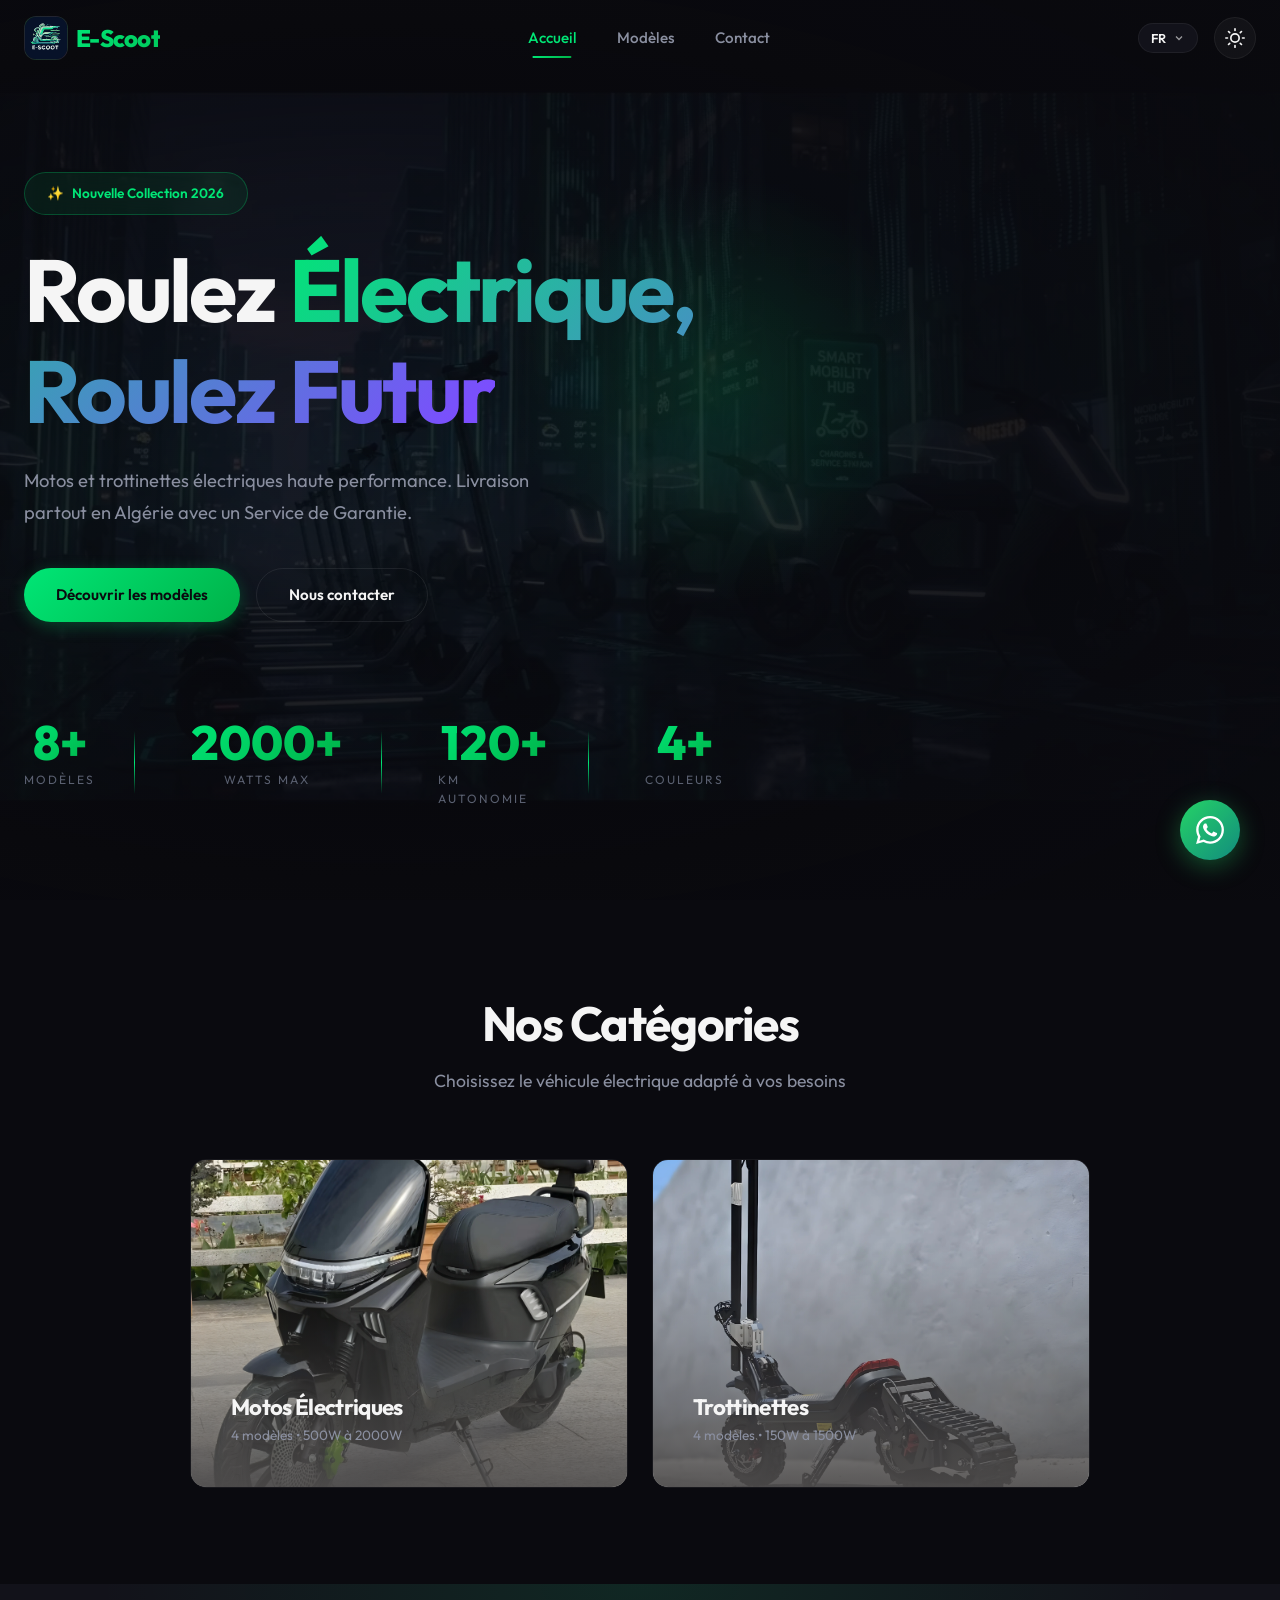
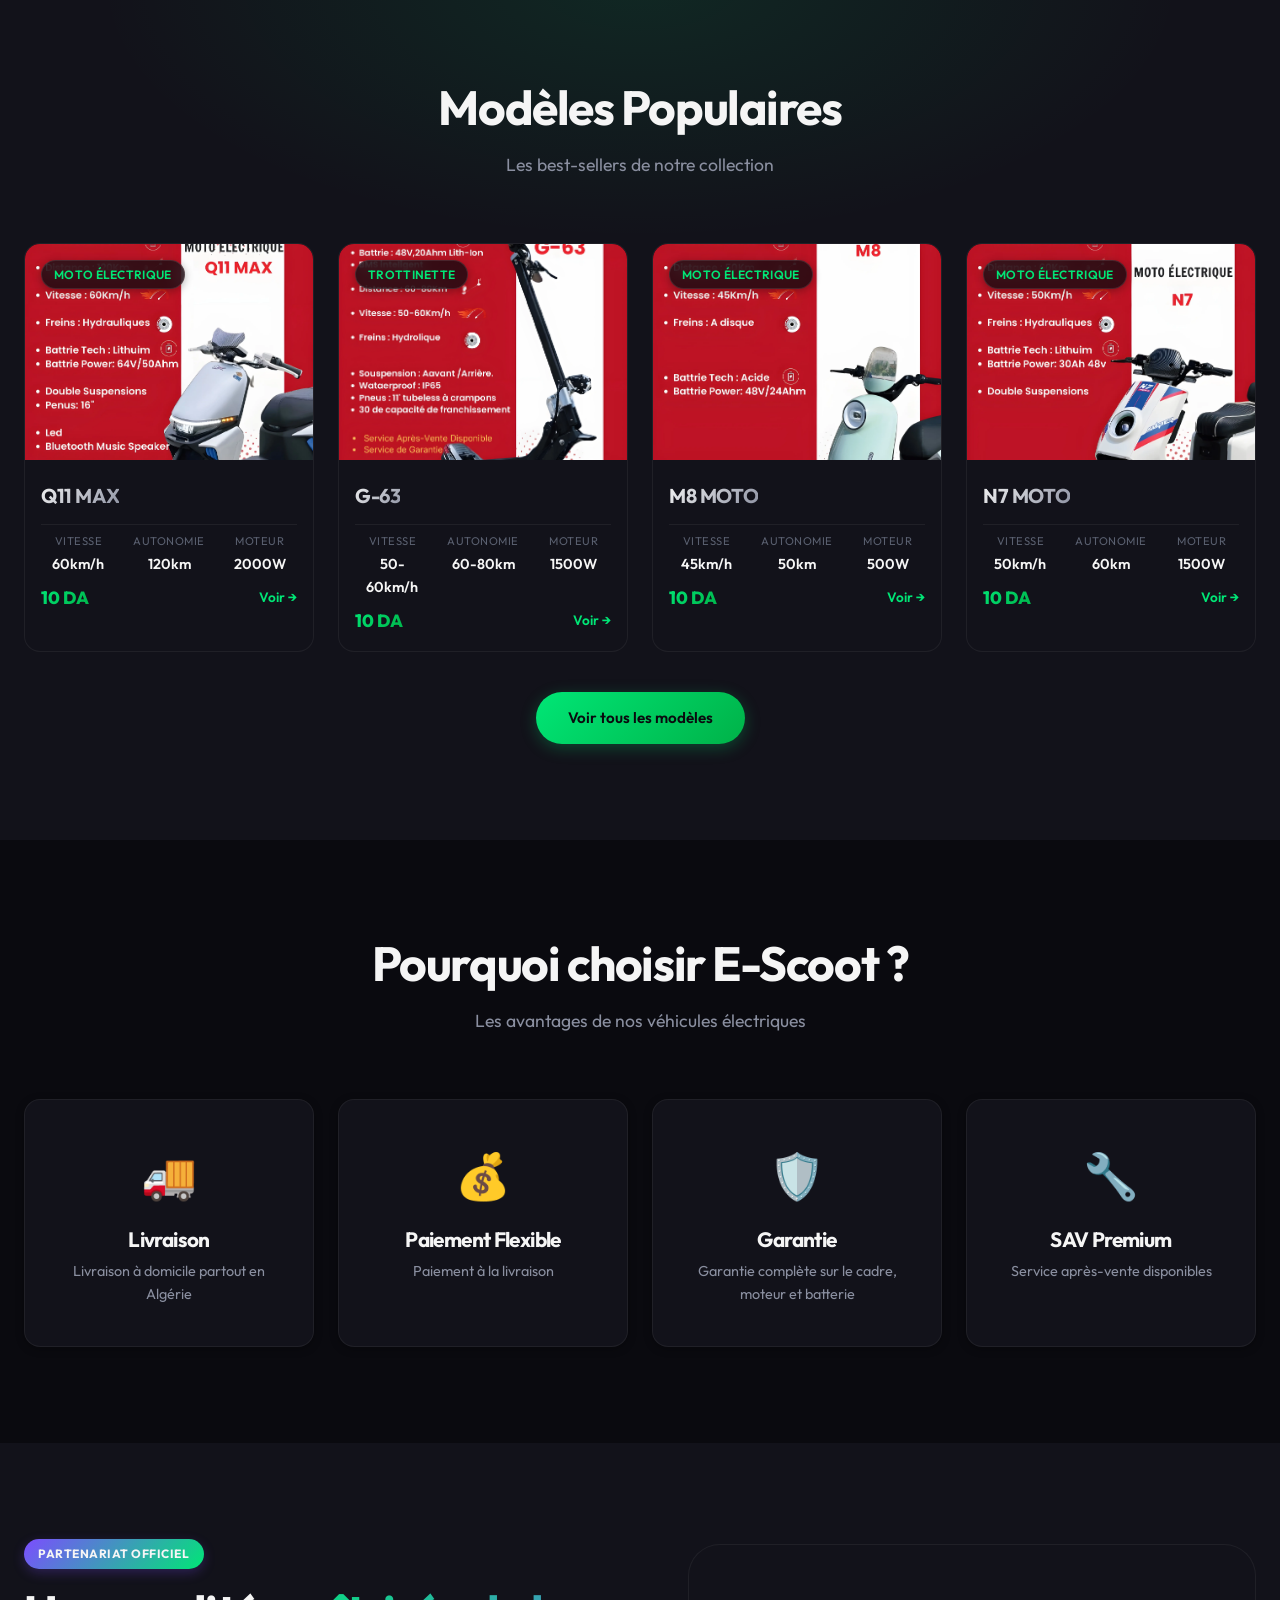
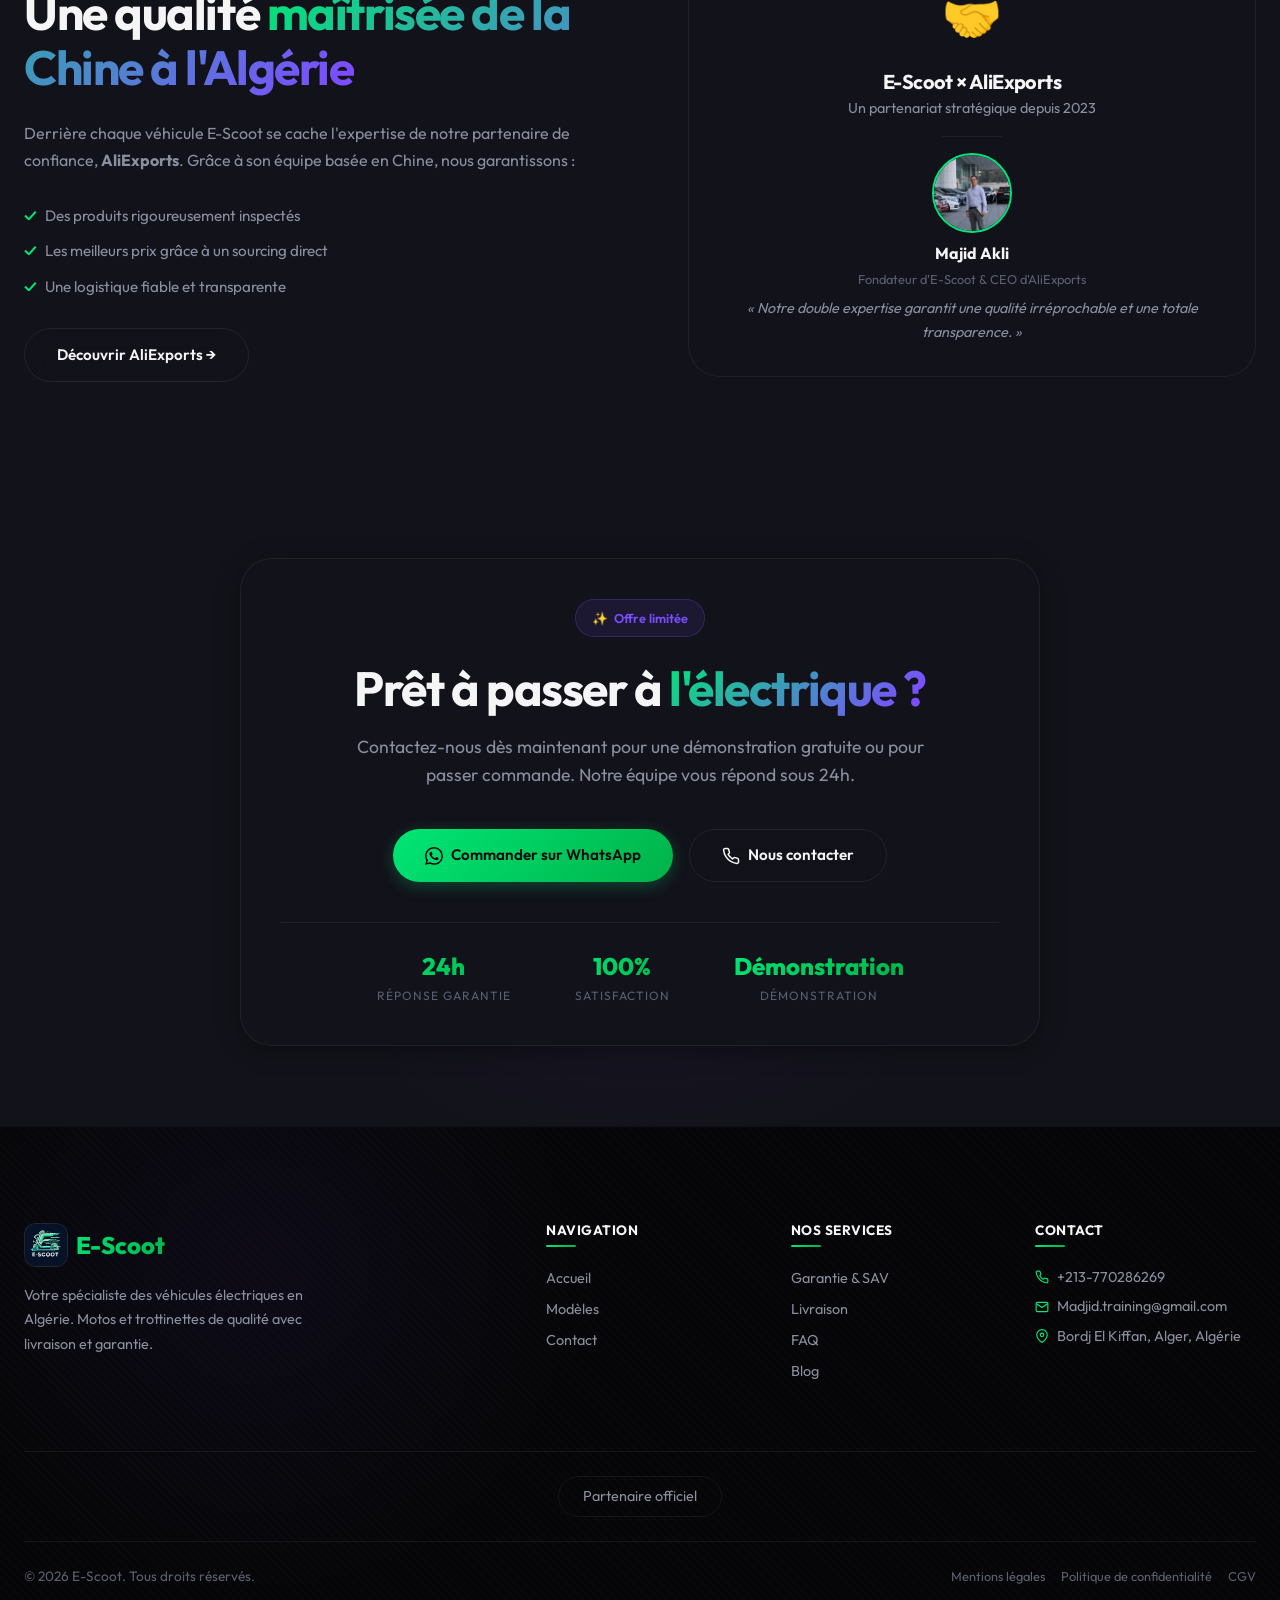
<file: index.html>
<!DOCTYPE html>
<html lang="fr" dir="ltr">

<head>
  <meta charset="UTF-8">
  <meta name="viewport" content="width=device-width, initial-scale=1.0">
  <meta name="description"
    content="E-Scoot - Véhicules électriques haute performance en Algérie. Motos et trottinettes avec livraison et garantie.">
  <title data-i18n-title="nav.home"></title>

  <!-- Favicon -->
  <link rel="icon" href="assets/images/logo.svg" type="image/svg+xml">

  <!-- Fonts -->
  <link rel="preconnect" href="https://fonts.googleapis.com">
  <link rel="preconnect" href="https://fonts.gstatic.com" crossorigin>
  <link href="https://fonts.googleapis.com/css2?family=Outfit:wght@300;400;500;600;700;800&display=swap"
    rel="stylesheet">

  <!-- Styles -->
  <link rel="stylesheet" href="css/styles.css">
</head>

<body>
  <!-- ============ NAVBAR ============ -->
  <nav class="navbar" id="navbar">
    <div class="navbar-inner">
      <a href="index.html" class="logo" aria-label="E-Scoot Accueil">
        <img src="assets/images/logo.svg" alt="E-Scoot" class="logo-svg">
        <span>E-Scoot</span>
      </a>

      <div class="nav-links" id="navLinks">
        <a href="index.html" class="active" data-i18n="nav.home"></a>
        <a href="modeles.html" data-i18n="nav.models"></a>
        <a href="contact.html" data-i18n="nav.contact"></a>
      </div>

      <div class="nav-actions">
        <!-- Language Switcher -->
        <div class="lang-switcher" id="langSwitcher">
          <button class="lang-trigger" id="langTrigger" aria-haspopup="listbox" aria-expanded="false">
            <span class="lang-current">FR</span>
            <svg class="lang-chevron" width="12" height="12" viewBox="0 0 24 24" fill="none" stroke="currentColor"
              stroke-width="2.5">
              <path d="M6 9l6 6 6-6" />
            </svg>
          </button>
          <div class="lang-dropdown" role="listbox" aria-label="Choisir la langue">
            <button class="lang-option active" data-lang="fr" data-flag="🇫🇷" data-label="FR" role="option"
              aria-selected="true">
              <span class="lang-option-name">Français</span>
              <svg class="lang-check" width="14" height="14" viewBox="0 0 24 24" fill="none" stroke="currentColor"
                stroke-width="2.5">
                <path d="M20 6L9 17l-5-5" />
              </svg>
            </button>
            <button class="lang-option" data-lang="en" data-flag="🇬🇧" data-label="EN" role="option"
              aria-selected="false">
              <span class="lang-option-name">English</span>
              <svg class="lang-check" width="14" height="14" viewBox="0 0 24 24" fill="none" stroke="currentColor"
                stroke-width="2.5">
                <path d="M20 6L9 17l-5-5" />
              </svg>
            </button>
            <button class="lang-option" data-lang="ar" data-flag="🇩🇿" data-label="AR" role="option"
              aria-selected="false">
              <span class="lang-option-name">العربية</span>
              <svg class="lang-check" width="14" height="14" viewBox="0 0 24 24" fill="none" stroke="currentColor"
                stroke-width="2.5">
                <path d="M20 6L9 17l-5-5" />
              </svg>
            </button>
          </div>
        </div>

        <button id="themeToggle" aria-label="Basculer le thème">
          <svg width="20" height="20" viewBox="0 0 24 24" fill="none" stroke="currentColor" stroke-width="2"
            stroke-linecap="round" stroke-linejoin="round">
            <circle cx="12" cy="12" r="5" />
            <path
              d="M12 1v2M12 21v2M4.22 4.22l1.42 1.42M18.36 18.36l1.42 1.42M1 12h2M21 12h2M4.22 19.78l1.42-1.42M18.36 5.64l1.42-1.42" />
          </svg>
        </button>

        <button class="mobile-toggle" id="mobileToggle" aria-label="Menu" aria-expanded="false">
          <span></span><span></span><span></span>
        </button>
      </div>
    </div>
  </nav>

  <!-- ============ HERO ============ -->
  <section class="hero" id="hero">
    <div class="hero-bg">
      <img src="assets/images/hero-main-1.webp" alt="" id="heroImage" loading="eager">
    </div>
    <div class="hero-overlay"></div>
    <div class="hero-glow"></div>

    <div class="container">
      <div class="hero-content">
        <div class="hero-badge">
          <span>✨</span>
          <span data-i18n="hero.badge"></span>
        </div>

        <h1>
          <span data-i18n="hero.title1"></span>
          <span class="text-gradient" data-i18n="hero.title2"></span>
        </h1>

        <p class="hero-description" data-i18n="hero.desc"></p>

        <div class="hero-actions">
          <a href="modeles.html" class="btn btn-primary" data-i18n="hero.cta1"></a>
          <a href="contact.html" class="btn btn-secondary" data-i18n="hero.cta2"></a>
        </div>

        <div class="hero-stats">
          <div class="hero-stat">
            <div class="hero-stat-value" data-count="8"></div>
            <div class="hero-stat-label" data-i18n="hero.stat1.label"></div>
          </div>
          <div class="hero-stat">
            <div class="hero-stat-value" data-count="2000"></div>
            <div class="hero-stat-label" data-i18n="hero.stat2.label"></div>
          </div>
          <div class="hero-stat">
            <div class="hero-stat-value" data-count="120"></div>
            <div class="hero-stat-label" data-i18n="hero.stat3.label"></div>
          </div>
          <div class="hero-stat">
            <div class="hero-stat-value" data-count="4"></div>
            <div class="hero-stat-label" data-i18n="hero.stat4.label"></div>
          </div>
        </div>
      </div>
    </div>
  </section>

  <!-- ============ CATEGORIES ============ -->
  <section class="section" id="categories">
    <div class="container">
      <div class="section-header reveal">
        <h2 data-i18n="cat.title"><span class="text-gradient"></span></h2>
        <p data-i18n="cat.subtitle"></p>
      </div>

      <div class="grid-2" style="max-width: 900px; margin: 0 auto;">
        <div class="category-card reveal reveal-delay-1"
          onclick="window.location.href='modeles.html?category=electric-motorcycle'">
          <img src="assets/images/models/q11-pro/Q11_1.webp" alt="Motos Électriques" loading="lazy">
          <div class="category-card-overlay">
            <h3 data-i18n="cat.moto.title"></h3>
            <p data-i18n="cat.moto.subtitle"></p>
          </div>
        </div>

        <div class="category-card reveal reveal-delay-2"
          onclick="window.location.href='modeles.html?category=electric-scooter'">
          <img src="assets/images/models/g63/G63_1.webp" alt="Trottinettes" loading="lazy">
          <div class="category-card-overlay">
            <h3 data-i18n="cat.trot.title"></h3>
            <p data-i18n="cat.trot.subtitle"></p>
          </div>
        </div>
      </div>
    </div>
  </section>

  <!-- ============ POPULAR MODELS ============ -->
  <section class="section" style="background: var(--bg-secondary); position: relative; overflow: hidden;">
    <div
      style="position: absolute; top: 0; left: 50%; transform: translateX(-50%); width: 100%; height: 300px; background: var(--gradient-glow); pointer-events: none;">
    </div>
    <div class="container">
      <div class="section-header reveal">
        <h2 data-i18n="pop.title"><span class="text-gradient"></span></h2>
        <p data-i18n="pop.subtitle"></p>
      </div>

      <div class="grid-4">
        <!-- Q11 MAX -->
        <div class="card product-card reveal reveal-delay-1" data-product-id="q11-max"
          onclick="window.location.href='produit.html?id=q11-max'">
          <div class="badge" data-i18n="badge.moto"></div>
          <div class="card-image">
            <img src="assets/images/models/q11-max/main.webp" alt="Q11 MAX" loading="lazy">
          </div>
          <div class="card-content">
            <div class="card-title">Q11 MAX</div>
            <div class="specs-preview">
              <div class="spec-item"><span class="spec-label" data-i18n="spec.speed"></span><span
                  class="spec-value">60<span data-i18n="spec.km/h"></span></span></div>
              <div class="spec-item"><span class="spec-label" data-i18n="spec.autonomy"></span><span
                  class="spec-value">120<span data-i18n="spec.km"></span></span></div>
              <div class="spec-item"><span class="spec-label" data-i18n="spec.motor"></span><span
                  class="spec-value">2000<span data-i18n="spec.W"></span></div>
            </div>
            <div style="display:flex;justify-content:space-between;align-items:center;">
              <span
                style="font-size:1.1rem;font-weight:800;background:var(--gradient-primary);-webkit-background-clip:text;background-clip:text;color:transparent;"
                data-i18n="price.note"></span>
              <span style="color:var(--primary);font-size:0.85rem;font-weight:600;" data-i18n="pop.view"></span>
            </div>
          </div>
        </div>

        <!-- G-63 -->
        <div class="card product-card reveal reveal-delay-2" data-product-id="g63"
          onclick="window.location.href='produit.html?id=g63'">
          <div class="badge" data-i18n="badge.trot"></div>
          <div class="card-image">
            <img src="assets/images/models/g63/main.webp" alt="G-63" loading="lazy">
          </div>
          <div class="card-content">
            <div class="card-title">G-63</div>
            <div class="specs-preview">
              <div class="spec-item"><span class="spec-label" data-i18n="spec.speed"></span><span
                  class="spec-value">50-60<span data-i18n="spec.km/h"></span></span></div>
              <div class="spec-item"><span class="spec-label" data-i18n="spec.autonomy"></span><span
                  class="spec-value">60-80<span data-i18n="spec.km"></span></span></div>
              <div class="spec-item"><span class="spec-label" data-i18n="spec.motor"></span><span
                  class="spec-value">1500<span data-i18n="spec.W"></span></div>
            </div>
            <div style="display:flex;justify-content:space-between;align-items:center;">
              <span
                style="font-size:1.1rem;font-weight:800;background:var(--gradient-primary);-webkit-background-clip:text;background-clip:text;color:transparent;"
                data-i18n="price.note"></span>
              <span style="color:var(--primary);font-size:0.85rem;font-weight:600;" data-i18n="pop.view"></span>
            </div>
          </div>
        </div>

        <!-- M8 MOTO -->
        <div class="card product-card reveal reveal-delay-3" data-product-id="m8-moto"
          onclick="window.location.href='produit.html?id=m8-moto'">
          <div class="badge" data-i18n="badge.moto"></div>
          <div class="card-image">
            <img src="assets/images/models/m8-moto/main.webp" alt="M8 MOTO" loading="lazy">
          </div>
          <div class="card-content">
            <div class="card-title">M8 MOTO</div>
            <div class="specs-preview">
              <div class="spec-item"><span class="spec-label" data-i18n="spec.speed"></span><span
                  class="spec-value">45<span data-i18n="spec.km/h"></span></span></div>
              <div class="spec-item"><span class="spec-label" data-i18n="spec.autonomy"></span><span
                  class="spec-value">50<span data-i18n="spec.km"></span></span></div>
              <div class="spec-item"><span class="spec-label" data-i18n="spec.motor"></span><span
                  class="spec-value">500<span data-i18n="spec.W"></span></div>
            </div>
            <div style="display:flex;justify-content:space-between;align-items:center;">
              <span
                style="font-size:1.1rem;font-weight:800;background:var(--gradient-primary);-webkit-background-clip:text;background-clip:text;color:transparent;"
                data-i18n="price.note"></span>
              <span style="color:var(--primary);font-size:0.85rem;font-weight:600;" data-i18n="pop.view"></span>
            </div>
          </div>
        </div>

        <!-- N7 MOTO -->
        <div class="card product-card reveal reveal-delay-4" data-product-id="n7-super"
          onclick="window.location.href='produit.html?id=n7-super'">
          <div class="badge" data-i18n="badge.moto"></div>
          <div class="card-image">
            <img src="assets/images/models/n7/main.webp" alt="N7 MOTO" loading="lazy">
          </div>
          <div class="card-content">
            <div class="card-title">N7 MOTO</div>
            <div class="specs-preview">
              <div class="spec-item"><span class="spec-label" data-i18n="spec.speed"></span><span
                  class="spec-value">50<span data-i18n="spec.km/h"></span></span></div>
              <div class="spec-item"><span class="spec-label" data-i18n="spec.autonomy"></span><span
                  class="spec-value">60<span data-i18n="spec.km"></span></span></div>
              <div class="spec-item"><span class="spec-label" data-i18n="spec.motor"></span><span
                  class="spec-value">1500<span data-i18n="spec.W"></span></div>
            </div>
            <div style="display:flex;justify-content:space-between;align-items:center;">
              <span
                style="font-size:1.1rem;font-weight:800;background:var(--gradient-primary);-webkit-background-clip:text;background-clip:text;color:transparent;"
                data-i18n="price.note"></span>
              <span style="color:var(--primary);font-size:0.85rem;font-weight:600;" data-i18n="pop.view"></span>
            </div>
          </div>
        </div>
      </div>

      <div class="text-center mt-xl reveal">
        <a href="modeles.html" class="btn btn-primary" data-i18n="pop.cta"></a>
      </div>
    </div>
  </section>

  <!-- ============ AVANTAGES ============ -->
  <section class="section" id="avantages">
    <div class="container">
      <div class="section-header reveal">
        <h2 data-i18n="feat.title"><span class="text-gradient"></span></h2>
        <p data-i18n="feat.subtitle"></p>
      </div>

      <div class="grid-4">
        <div class="feature-card reveal reveal-delay-1">
          <div class="feature-icon">🚚</div>
          <h3 data-i18n="feat.1.title"></h3>
          <p data-i18n="feat.1.desc"></p>
        </div>
        <div class="feature-card reveal reveal-delay-2">
          <div class="feature-icon">💰</div>
          <h3 data-i18n="feat.2.title"></h3>
          <p data-i18n="feat.2.desc"></p>
        </div>
        <div class="feature-card reveal reveal-delay-3">
          <div class="feature-icon">🛡️</div>
          <h3 data-i18n="feat.3.title"></h3>
          <p data-i18n="feat.3.desc"></p>
        </div>
        <div class="feature-card reveal reveal-delay-4">
          <div class="feature-icon">🔧</div>
          <h3 data-i18n="feat.4.title"></h3>
          <p data-i18n="feat.4.desc"></p>
        </div>
      </div>
    </div>
  </section>

  <!-- ============ PARTENARIAT ============ -->
  <section class="section" style="background: var(--bg-secondary);" id="partenariat">
    <div class="container">
      <div class="partenariat-grid">
        <div class="partenaire-text reveal">
          <div class="badge badge-accent" data-i18n="part.badge"></div>
          <h2>
            <span data-i18n="part.title1"></span>
            <span class="text-gradient" data-i18n="part.title2"></span>
          </h2>
          <p data-i18n-html="part.desc">
            <strong></strong>
          </p>
          <ul>
            <li data-i18n="part.li1"></li>
            <li data-i18n="part.li2"></li>
            <li data-i18n="part.li3"></li>
          </ul>
          <a href="https://aliexportss.com/en" target="_blank" rel="noopener noreferrer" class="btn btn-secondary"
            data-i18n="part.cta"></a>
        </div>

        <div class="partenaire-card reveal reveal-delay-2">
          <span class="partenaire-emoji">🤝</span>
          <h3 data-i18n="part.card.title"></h3>
          <p class="sub" data-i18n="part.card.sub"></p>
          <div class="partenaire-sep"></div>
          <img src="assets/images/fondateur.jpg" alt="Majid Akli" class="partenaire-avatar" loading="lazy">
          <p class="name">Majid Akli</p>
          <p class="role" data-i18n="part.founder"></p>
          <p class="quote" data-i18n="part.quote"></p>
        </div>
      </div>
    </div>
  </section>

  <!-- ============ CTA ============ -->
  <section class="cta-section">
    <div class="container">
      <div class="cta-card reveal">
        <div class="cta-badge">
          <span>✨</span>
          <span data-i18n="cta.badge"></span>
        </div>
        <h2>
          <span data-i18n="cta.title1"></span>
          <span class="text-gradient" data-i18n="cta.title2"></span>
        </h2>
        <p data-i18n="cta.desc">
        </p>
        <div class="cta-buttons">
          <a href="https://wa.me/213770286269" target="_blank" rel="noopener noreferrer" class="btn btn-primary">
            <svg width="18" height="18" viewBox="0 0 24 24" fill="currentColor">
              <path
                d="M17.472 14.382c-.297-.149-1.758-.867-2.03-.967-.273-.099-.471-.148-.67.15-.197.297-.767.966-.94 1.164-.173.199-.347.223-.644.075-.297-.15-1.255-.463-2.39-1.475-.883-.788-1.48-1.761-1.653-2.059-.173-.297-.018-.458.13-.606.134-.133.298-.347.446-.52.149-.174.198-.298.298-.497.099-.198.05-.371-.025-.52-.075-.149-.669-1.612-.916-2.207-.242-.579-.487-.5-.669-.51-.173-.008-.371-.01-.57-.01-.198 0-.52.074-.792.372-.272.297-1.04 1.016-1.04 2.479 0 1.462 1.065 2.875 1.213 3.074.149.198 2.096 3.2 5.077 4.487.709.306 1.262.489 1.694.625.712.227 1.36.195 1.871.118.571-.085 1.758-.719 2.006-1.413.248-.694.248-1.289.173-1.413-.074-.124-.272-.198-.57-.347m-5.421 7.403h-.004a9.87 9.87 0 01-5.031-1.378l-.361-.214-3.741.982.998-3.648-.235-.374a9.86 9.86 0 01-1.51-5.26c.001-5.45 4.436-9.884 9.888-9.884 2.64 0 5.122 1.03 6.988 2.898a9.825 9.825 0 012.893 6.994c-.003 5.45-4.437 9.884-9.885 9.884m8.413-18.297A11.815 11.815 0 0012.05 0C5.495 0 .16 5.335.157 11.892c0 2.096.547 4.142 1.588 5.945L.057 24l6.305-1.654a11.882 11.882 0 005.683 1.448h.005c6.554 0 11.89-5.335 11.893-11.893a11.821 11.821 0 00-3.48-8.413z" />
            </svg>
            <span data-i18n="cta.btn1"></span>
          </a>
          <a href="contact.html" class="btn btn-secondary">
            <svg width="18" height="18" viewBox="0 0 24 24" fill="none" stroke="currentColor" stroke-width="2"
              stroke-linecap="round" stroke-linejoin="round">
              <path
                d="M22 16.92v3a2 2 0 0 1-2.18 2 19.79 19.79 0 0 1-8.63-3.07 19.5 19.5 0 0 1-6-6 19.79 19.79 0 0 1-3.07-8.67A2 2 0 0 1 4.11 2h3a2 2 0 0 1 2 1.72 12.84 12.84 0 0 0 .7 2.81 2 2 0 0 1-.45 2.11L8.09 9.91a16 16 0 0 0 6 6l1.27-1.27a2 2 0 0 1 2.11-.45 12.84 12.84 0 0 0 2.81.7A2 2 0 0 1 22 16.92z" />
            </svg>
            <span data-i18n="cta.btn2"></span>
          </a>
        </div>
        <div class="cta-stats">
          <div class="cta-stat">
            <div class="cta-stat-value">24h</div>
            <div class="cta-stat-label" data-i18n="cta.stat1.label"></div>
          </div>
          <div class="cta-stat">
            <div class="cta-stat-value">100%</div>
            <div class="cta-stat-label" data-i18n="cta.stat2.label"></div>
          </div>
          <div class="cta-stat">
            <div class="cta-stat-value" data-i18n="cta.stat3.label"></div>
            <div class="cta-stat-label" data-i18n="cta.stat3.label"></div>
          </div>
        </div>
      </div>
    </div>
  </section>

  <!-- ============ FOOTER ============ -->
  <footer class="footer">
    <div class="container">
      <div class="footer-top">
        <div class="footer-brand">
          <div class="footer-logo">
            <a href="index.html" class="logo" aria-label="E-Scoot Accueil">
              <img src="assets/images/logo.svg" alt="E-Scoot" class="logo-svg">
            </a>
            <span>E-Scoot</span>
          </div>
          <p class="footer-desc" data-i18n="foot.desc"></p>
        </div>
        <div class="footer-links-group">
          <div class="footer-links-col">
            <h4 data-i18n="foot.nav.title"></h4>
            <a href="index.html" data-i18n="nav.home"></a>
            <a href="modeles.html" data-i18n="nav.models"></a>
            <a href="contact.html" data-i18n="nav.contact"></a>
          </div>
          <div class="footer-links-col">
            <h4 data-i18n="foot.srv.title"></h4>
            <a href="#" data-i18n="foot.srv.1"></a>
            <a href="#" data-i18n="foot.srv.2"></a>
            <a href="#" data-i18n="foot.srv.3"></a>
            <a href="#" data-i18n="foot.srv.4"></a>
          </div>
          <div class="footer-links-col">
            <h4 data-i18n="foot.contact.title"></h4>
            <ul class="footer-contact-list">
              <li>
                <svg viewBox="0 0 24 24" fill="none" stroke="currentColor" stroke-width="2">
                  <path
                    d="M22 16.92v3a2 2 0 0 1-2.18 2 19.79 19.79 0 0 1-8.63-3.07 19.5 19.5 0 0 1-6-6 19.79 19.79 0 0 1-3.07-8.67A2 2 0 0 1 4.11 2h3a2 2 0 0 1 2 1.72c.127.96.361 1.903.7 2.81a2 2 0 0 1-.45 2.11L8.09 9.91a16 16 0 0 0 6 6l1.27-1.27a2 2 0 0 1 2.11-.45c.907.339 1.85.573 2.81.7A2 2 0 0 1 22 16.92z" />
                </svg>
                +213-770286269
              </li>
              <li>
                <svg viewBox="0 0 24 24" fill="none" stroke="currentColor" stroke-width="2">
                  <path d="M4 4h16c1.1 0 2 .9 2 2v12c0 1.1-.9 2-2 2H4c-1.1 0-2-.9-2-2V6c0-1.1.9-2 2-2z" />
                  <polyline points="22,6 12,13 2,6" />
                </svg>
                Madjid.training@gmail.com
              </li>
              <li>
                <svg viewBox="0 0 24 24" fill="none" stroke="currentColor" stroke-width="2">
                  <path d="M21 10c0 7-9 13-9 13s-9-6-9-13a9 9 0 0 1 18 0z" />
                  <circle cx="12" cy="10" r="3" />
                </svg>
                Bordj El Kiffan, Alger, Algérie
              </li>
            </ul>
          </div>
        </div>
      </div>

      <div class="footer-partner-bar">
        <a href="https://aliexportss.com/en" target="_blank" rel="noopener noreferrer" data-i18n="foot.partner">🔗
          Partenaire officiel</a>
      </div>

      <div class="footer-bottom">
        <p class="footer-copyright" data-i18n="foot.copyright"></p>
        <div class="footer-legal">
          <a href="#" data-i18n="foot.legal.1"></a>
          <a href="#" data-i18n="foot.legal.2"></a>
          <a href="#" data-i18n="foot.legal.3"></a>
        </div>
      </div>
    </div>
  </footer>

  <!-- ============ ELEMENTS FLOTTANTS ============ -->
  <a href="https://wa.me/213770286269" class="whatsapp-float" target="_blank" rel="noopener noreferrer"
    aria-label="WhatsApp">
    <svg width="28" height="28" viewBox="0 0 24 24" fill="currentColor">
      <path
        d="M17.472 14.382c-.297-.149-1.758-.867-2.03-.967-.273-.099-.471-.148-.67.15-.197.297-.767.966-.94 1.164-.173.199-.347.223-.644.075-.297-.15-1.255-.463-2.39-1.475-.883-.788-1.48-1.761-1.653-2.059-.173-.297-.018-.458.13-.606.134-.133.298-.347.446-.52.149-.174.198-.298.298-.497.099-.198.05-.371-.025-.52-.075-.149-.669-1.612-.916-2.207-.242-.579-.487-.5-.669-.51-.173-.008-.371-.01-.57-.01-.198 0-.52.074-.792.372-.272.297-1.04 1.016-1.04 2.479 0 1.462 1.065 2.875 1.213 3.074.149.198 2.096 3.2 5.077 4.487.709.306 1.262.489 1.694.625.712.227 1.36.195 1.871.118.571-.085 1.758-.719 2.006-1.413.248-.694.248-1.289.173-1.413-.074-.124-.272-.198-.57-.347m-5.421 7.403h-.004a9.87 9.87 0 01-5.031-1.378l-.361-.214-3.741.982.998-3.648-.235-.374a9.86 9.86 0 01-1.51-5.26c.001-5.45 4.436-9.884 9.888-9.884 2.64 0 5.122 1.03 6.988 2.898a9.825 9.825 0 012.893 6.994c-.003 5.45-4.437 9.884-9.885 9.884m8.413-18.297A11.815 11.815 0 0012.05 0C5.495 0 .16 5.335.157 11.892c0 2.096.547 4.142 1.588 5.945L.057 24l6.305-1.654a11.882 11.882 0 005.683 1.448h.005c6.554 0 11.89-5.335 11.893-11.893a11.821 11.821 0 00-3.48-8.413z" />
    </svg>
  </a>

  <button class="back-to-top" id="backToTop" aria-label="Retour en haut">
    <svg width="20" height="20" viewBox="0 0 24 24" fill="none" stroke="currentColor" stroke-width="2"
      stroke-linecap="round" stroke-linejoin="round">
      <path d="M18 15l-6-6-6 6" />
    </svg>
  </button>

  <!-- Toast container -->
  <div class="toast-container" id="toastContainer"></div>

  <!-- ============ SCRIPTS ============ -->
  <script src="js/products-data.js"></script>
  <script src="js/translations.js"></script>
  <script src="js/main.js"></script>

  <!-- Injection dynamique des prix sur les cartes populaires -->
  <script>
    document.addEventListener('DOMContentLoaded', function () {
      if (typeof PRODUCTS === 'undefined' || typeof getProductById !== 'function') return;
      var popularIds = ['q11-max', 'g63', 'm8-moto', 'n7-super'];
      popularIds.forEach(function (id) {
        var card = document.querySelector('[data-product-id="' + id + '"]');
        if (!card) return;
        var p = getProductById(id);
        if (!p) return;
        // Mettre a jour le prix (remplace le span avec data-i18n="price.note")
        var priceSpan = card.querySelector('[data-i18n="price.note"]');
        if (priceSpan && typeof formatPrice === 'function') {
          priceSpan.textContent = formatPrice(p.price);
          priceSpan.removeAttribute('data-i18n');
        }
        // Mettre a jour le subtitle si getProductText est disponible
        var subtitleEl = card.querySelector('.card-subtitle');
        if (subtitleEl && typeof getProductText === 'function') {
          var sub = getProductText(p, 'subtitle');
          if (sub) subtitleEl.textContent = sub;
        }
        var subtitleEl = card.querySelector('.card-subtitle');
        if (subtitleEl && typeof getProductText === 'function') {
          var sub = getProductText(p, 'subtitle'); // utilise la langue actuelle
          if (sub) {
            subtitleEl.textContent = sub;
          }
        }
      });
    });
  </script>
</body>

</html>
</file>
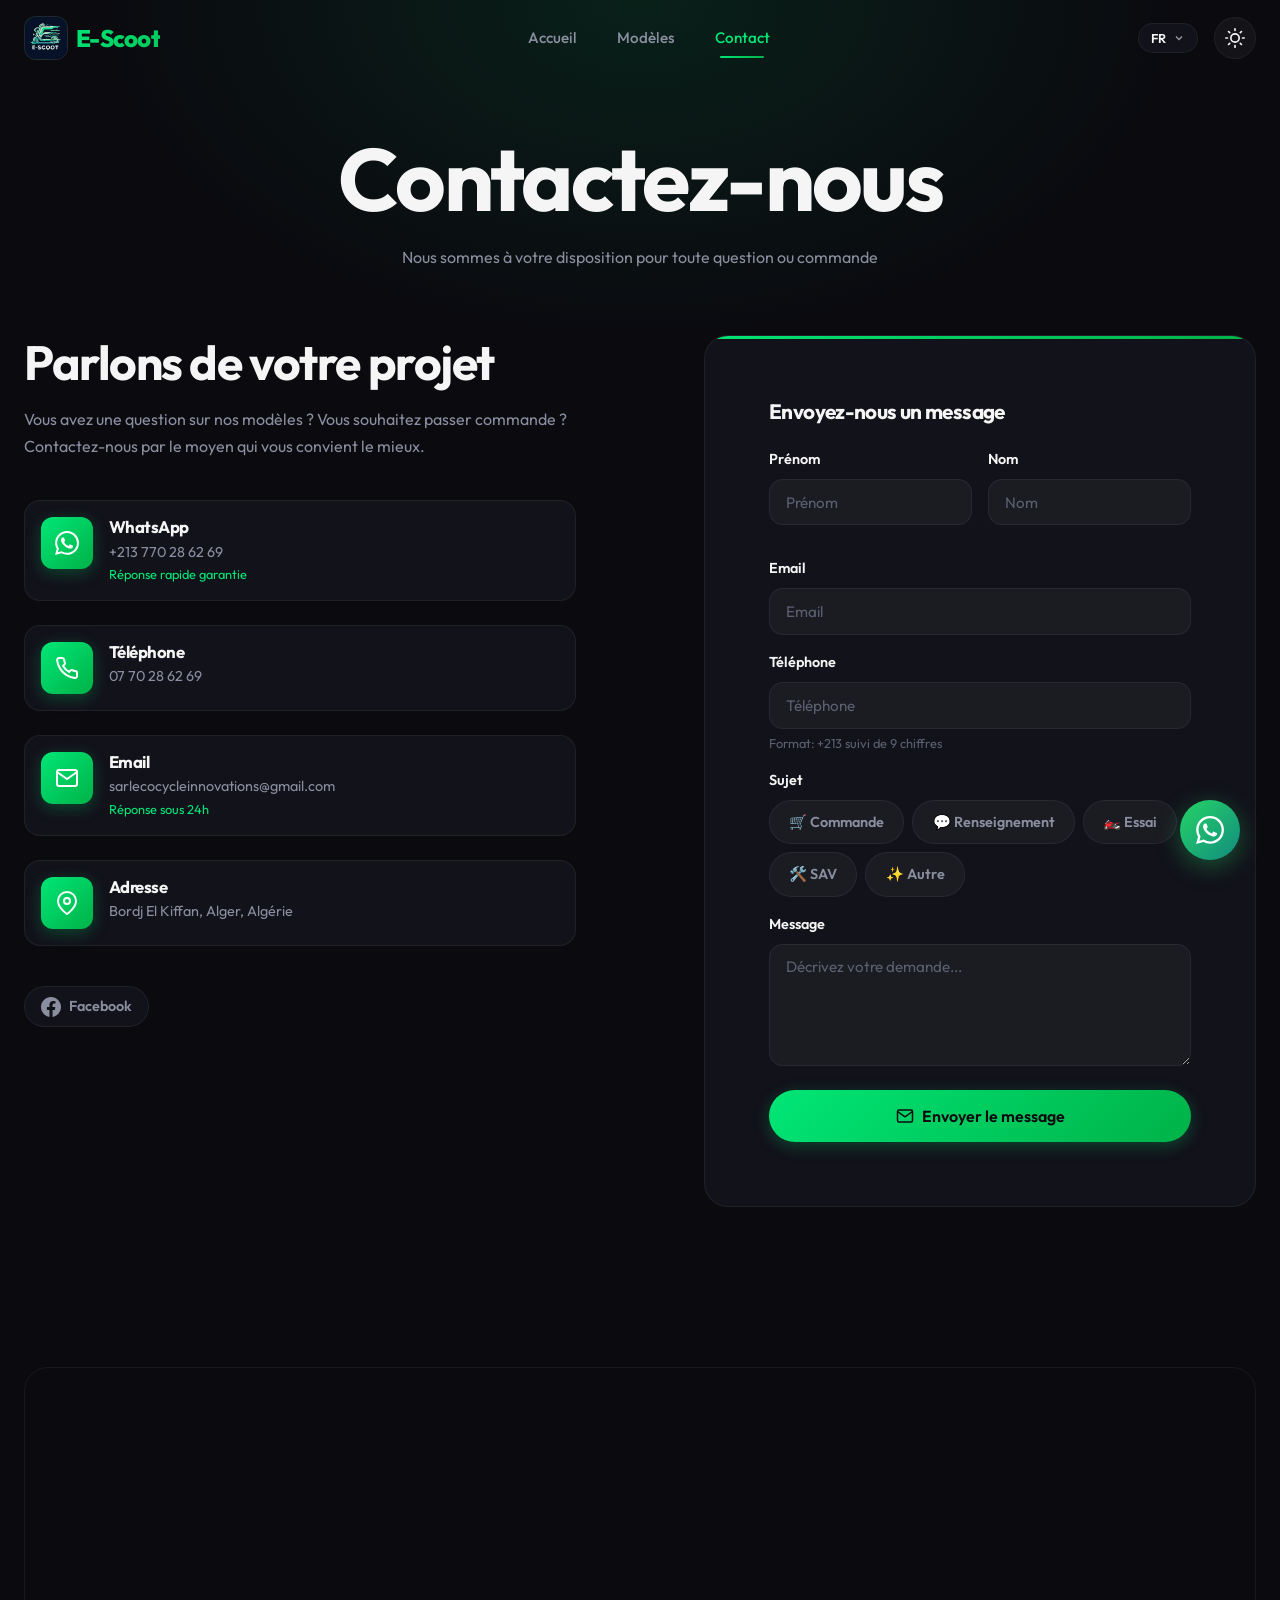
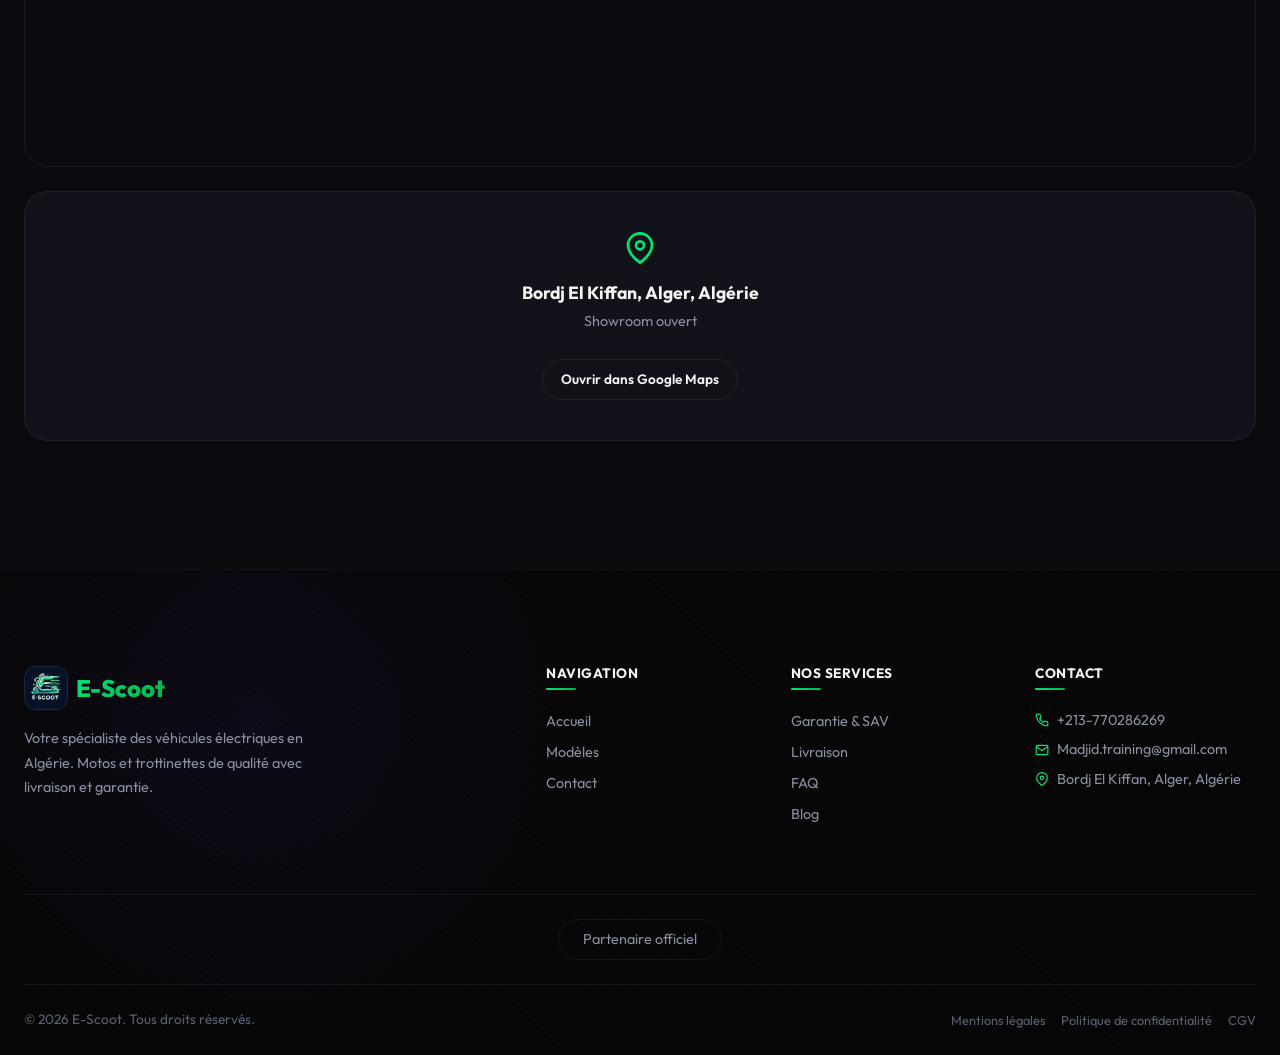
<file: contact.html>
<!doctype html>
<html lang="fr" dir="ltr">
  <head>
    <meta charset="UTF-8" />
    <meta name="viewport" content="width=device-width, initial-scale=1.0" />
    <meta
      name="description"
      content="Contactez E-Scoot - véhicules électriques Algérie. WhatsApp, téléphone, email."
    />
    <title data-i18n-title="nav.contact"></title>

    <!-- Favicon -->
    <link rel="icon" href="assets/images/logo.svg" type="image/svg+xml" />

    <link rel="icon" href="assets/images/logo.png" type="image/png" />
    <link rel="preconnect" href="https://fonts.googleapis.com" />
    <link rel="preconnect" href="https://fonts.gstatic.com" crossorigin />
    <link
      href="https://fonts.googleapis.com/css2?family=Outfit:wght@300;400;500;600;700;800&display=swap"
      rel="stylesheet"
    />
    <link rel="stylesheet" href="css/styles.css" />
  </head>

  <body>
    <!-- ============ NAVBAR ============ -->
    <nav class="navbar" id="navbar">
      <div class="navbar-inner">
        <a href="index.html" class="logo" aria-label="E-Scoot Accueil">
          <img src="assets/images/logo.svg" alt="E-Scoot" class="logo-svg" />
          <span>E-Scoot</span>
        </a>

        <div class="nav-links" id="navLinks">
          <a href="index.html" data-i18n="nav.home"></a>
          <a href="modeles.html" data-i18n="nav.models"></a>
          <a href="contact.html" class="active" data-i18n="nav.contact"></a>
        </div>

        <div class="nav-actions">
          <div class="lang-switcher" id="langSwitcher">
            <button
              class="lang-trigger"
              id="langTrigger"
              aria-haspopup="listbox"
              aria-expanded="false"
            >
              <span class="lang-current">FR</span>
              <svg
                class="lang-chevron"
                width="12"
                height="12"
                viewBox="0 0 24 24"
                fill="none"
                stroke="currentColor"
                stroke-width="2.5"
              >
                <path d="M6 9l6 6 6-6" />
              </svg>
            </button>
            <div
              class="lang-dropdown"
              role="listbox"
              aria-label="Choisir la langue"
            >
              <button
                class="lang-option active"
                data-lang="fr"
                data-flag="🇫🇷"
                data-label="FR"
                role="option"
                aria-selected="true"
              >
                <span class="lang-option-name">Français</span>
                <svg
                  class="lang-check"
                  width="14"
                  height="14"
                  viewBox="0 0 24 24"
                  fill="none"
                  stroke="currentColor"
                  stroke-width="2.5"
                >
                  <path d="M20 6L9 17l-5-5" />
                </svg>
              </button>
              <button
                class="lang-option"
                data-lang="en"
                data-flag="🇬🇧"
                data-label="EN"
                role="option"
                aria-selected="false"
              >
                <span class="lang-option-name">English</span>
                <svg
                  class="lang-check"
                  width="14"
                  height="14"
                  viewBox="0 0 24 24"
                  fill="none"
                  stroke="currentColor"
                  stroke-width="2.5"
                >
                  <path d="M20 6L9 17l-5-5" />
                </svg>
              </button>
              <button
                class="lang-option"
                data-lang="ar"
                data-flag="🇩🇿"
                data-label="AR"
                role="option"
                aria-selected="false"
              >
                <span class="lang-option-name">العربية</span>
                <svg
                  class="lang-check"
                  width="14"
                  height="14"
                  viewBox="0 0 24 24"
                  fill="none"
                  stroke="currentColor"
                  stroke-width="2.5"
                >
                  <path d="M20 6L9 17l-5-5" />
                </svg>
              </button>
            </div>
          </div>

          <button id="themeToggle" aria-label="Basculer le thème">
            <svg
              width="20"
              height="20"
              viewBox="0 0 24 24"
              fill="none"
              stroke="currentColor"
              stroke-width="2"
              stroke-linecap="round"
              stroke-linejoin="round"
            >
              <circle cx="12" cy="12" r="5" />
              <path
                d="M12 1v2M12 21v2M4.22 4.22l1.42 1.42M18.36 18.36l1.42 1.42M1 12h2M21 12h2M4.22 19.78l1.42-1.42M18.36 5.64l1.42-1.42"
              />
            </svg>
          </button>

          <button
            class="mobile-toggle"
            id="mobileToggle"
            aria-label="Menu"
            aria-expanded="false"
          >
            <span></span><span></span><span></span>
          </button>
        </div>
      </div>
    </nav>

    <!-- ============ HEADER CONTACT ============ -->
    <header class="contact-header">
      <div class="container">
        <h1><span data-i18n="contact.title"></span></h1>
        <p data-i18n="contact.subtitle"></p>
      </div>
    </header>

    <!-- ============ GRILLE CONTACT ============ -->
    <main class="section" style="padding-top: 0">
      <div class="container">
        <div class="contact-grid">
          <!-- Colonne gauche : coordonnees -->
          <div class="contact-info reveal">
            <h2 data-i18n="contact.info.title"></h2>
            <p data-i18n="contact.info.desc"></p>

            <!-- WhatsApp -->
            <div class="contact-method">
              <div class="contact-method-icon">
                <svg viewBox="0 0 24 24" fill="currentColor">
                  <path
                    d="M17.472 14.382c-.297-.149-1.758-.867-2.03-.967-.273-.099-.471-.148-.67.15-.197.297-.767.966-.94 1.164-.173.199-.347.223-.644.075-.297-.15-1.255-.463-2.39-1.475-.883-.788-1.48-1.761-1.653-2.059-.173-.297-.018-.458.13-.606.134-.133.298-.347.446-.52.149-.174.198-.298.298-.497.099-.198.05-.371-.025-.52-.075-.149-.669-1.612-.916-2.207-.242-.579-.487-.5-.669-.51-.173-.008-.371-.01-.57-.01-.198 0-.52.074-.792.372-.272.297-1.04 1.016-1.04 2.479 0 1.462 1.065 2.875 1.213 3.074.149.198 2.096 3.2 5.077 4.487.709.306 1.262.489 1.694.625.712.227 1.36.195 1.871.118.571-.085 1.758-.719 2.006-1.413.248-.694.248-1.289.173-1.413-.074-.124-.272-.198-.57-.347m-5.421 7.403h-.004a9.87 9.87 0 01-5.031-1.378l-.361-.214-3.741.982.998-3.648-.235-.374a9.86 9.86 0 01-1.51-5.26c.001-5.45 4.436-9.884 9.888-9.884 2.64 0 5.122 1.03 6.988 2.898a9.825 9.825 0 012.893 6.994c-.003 5.45-4.437 9.884-9.885 9.884m8.413-18.297A11.815 11.815 0 0012.05 0C5.495 0 .16 5.335.157 11.892c0 2.096.547 4.142 1.588 5.945L.057 24l6.305-1.654a11.882 11.882 0 005.683 1.448h.005c6.554 0 11.89-5.335 11.893-11.893a11.821 11.821 0 00-3.48-8.413z"
                  />
                </svg>
              </div>
              <div class="contact-method-text">
                <h3 data-i18n="contact.method.wa"></h3>
                <p data-i18n="contact.method.wa.val"></p>
                <p class="note" data-i18n="contact.method.wa.note"></p>
              </div>
            </div>

            <!-- Téléphone -->
            <div class="contact-method">
              <div class="contact-method-icon">
                <svg
                  viewBox="0 0 24 24"
                  fill="none"
                  stroke="currentColor"
                  stroke-width="2"
                >
                  <path
                    d="M22 16.92v3a2 2 0 0 1-2.18 2 19.79 19.79 0 0 1-8.63-3.07 19.5 19.5 0 0 1-6-6 19.79 19.79 0 0 1-3.07-8.67A2 2 0 0 1 4.11 2h3a2 2 0 0 1 2 1.72c.127.96.361 1.903.7 2.81a2 2 0 0 1-.45 2.11L8.09 9.91a16 16 0 0 0 6 6l1.27-1.27a2 2 0 0 1 2.11-.45c.907.339 1.85.573 2.81.7A2 2 0 0 1 22 16.92z"
                  />
                </svg>
              </div>
              <div class="contact-method-text">
                <h3 data-i18n="contact.method.tel"></h3>
                <p data-i18n="contact.method.tel.val"></p>
              </div>
            </div>

            <!-- Email -->
            <div class="contact-method">
              <div class="contact-method-icon">
                <svg
                  viewBox="0 0 24 24"
                  fill="none"
                  stroke="currentColor"
                  stroke-width="2"
                >
                  <path
                    d="M4 4h16c1.1 0 2 .9 2 2v12c0 1.1-.9 2-2 2H4c-1.1 0-2-.9-2-2V6c0-1.1.9-2 2-2z"
                  />
                  <polyline points="22,6 12,13 2,6" />
                </svg>
              </div>
              <div class="contact-method-text">
                <h3 data-i18n="contact.method.email"></h3>
                <p data-i18n="contact.method.email.val"></p>
                <p class="note" data-i18n="contact.method.email.note"></p>
              </div>
            </div>

            <!-- Adresse -->
            <div class="contact-method">
              <div class="contact-method-icon">
                <svg
                  viewBox="0 0 24 24"
                  fill="none"
                  stroke="currentColor"
                  stroke-width="2"
                >
                  <path d="M21 10c0 7-9 13-9 13s-9-6-9-13a9 9 0 0 1 18 0z" />
                  <circle cx="12" cy="10" r="3" />
                </svg>
              </div>
              <div class="contact-method-text">
                <h3 data-i18n="contact.method.addr"></h3>
                <p data-i18n="contact.method.addr.val"></p>
              </div>
            </div>

            <a
              href="https://www.facebook.com/share/1QEURTyHpE/?mibextid=wwXIfr"
              target="_blank"
              rel="noopener noreferrer"
              class="btn-facebook mt-md"
            >
              <svg
                width="20"
                height="20"
                viewBox="0 0 24 24"
                fill="currentColor"
              >
                <path
                  d="M24 12.073c0-6.627-5.373-12-12-12s-12 5.373-12 12c0 5.99 4.388 10.954 10.125 11.854v-8.385H7.078v-3.47h3.047V9.43c0-3.007 1.792-4.669 4.533-4.669 1.312 0 2.686.235 2.686.235v2.953H15.83c-1.491 0-1.956.925-1.956 1.874v2.25h3.328l-.532 3.47h-2.796v8.385C19.612 23.027 24 18.062 24 12.073z"
                />
              </svg>
              <span data-i18n="contact.social.fb"></span>
            </a>
          </div>

          <!-- Colonne droite : formulaire -->
          <div class="contact-form-wrapper reveal reveal-delay-1">
            <h3 data-i18n="contact.form.title"></h3>

            <form id="contactForm">
              <div class="form-row">
                <div class="form-group">
                  <label for="firstName" data-i18n="contact.form.firstname"
                    >Prénom <span class="required">*</span></label
                  >
                  <input
                    type="text"
                    id="firstName"
                    name="firstName"
                    required
                    data-i18n-placeholder="contact.form.firstname"
                    placeholder="Votre prénom"
                  />
                </div>
                <div class="form-group">
                  <label for="lastName" data-i18n="contact.form.lastname"
                    >Nom <span class="required">*</span></label
                  >
                  <input
                    type="text"
                    id="lastName"
                    name="lastName"
                    required
                    data-i18n-placeholder="contact.form.lastname"
                    placeholder="Votre nom"
                  />
                </div>
              </div>

              <div class="form-group">
                <label for="email" data-i18n="contact.form.email"
                  >Email <span class="required">*</span></label
                >
                <input
                  type="email"
                  id="email"
                  name="email"
                  required
                  data-i18n-placeholder="contact.form.email"
                  placeholder="votre@email.com"
                />
              </div>

              <div class="form-group">
                <label for="phone" data-i18n="contact.form.phone"></label>
                <input
                  type="tel"
                  id="phone"
                  name="phone"
                  data-i18n-placeholder="contact.form.phone"
                  placeholder="+213 XXX XX XX XX"
                />
                <p class="hint" data-i18n="contact.form.phone.hint"></p>
              </div>

              <div class="form-group">
                <label data-i18n="contact.form.subject"
                  >Sujet <span class="required">*</span></label
                >
                <div class="subject-selector">
                  <input
                    type="radio"
                    name="subject"
                    id="sub-order"
                    value="Commande"
                    required
                  />
                  <label
                    for="sub-order"
                    data-i18n="contact.form.sub.order"
                  ></label>

                  <input
                    type="radio"
                    name="subject"
                    id="sub-info"
                    value="Renseignement"
                  />
                  <label
                    for="sub-info"
                    data-i18n="contact.form.sub.info"
                  ></label>

                  <input
                    type="radio"
                    name="subject"
                    id="sub-test"
                    value="Essai"
                  />
                  <label
                    for="sub-test"
                    data-i18n="contact.form.sub.test"
                  ></label>

                  <input type="radio" name="subject" id="sub-sav" value="SAV" />
                  <label for="sub-sav" data-i18n="contact.form.sub.sav"></label>

                  <input
                    type="radio"
                    name="subject"
                    id="sub-other"
                    value="Autre"
                  />
                  <label
                    for="sub-other"
                    data-i18n="contact.form.sub.other"
                  ></label>
                </div>
              </div>

              <div class="form-group">
                <label for="message" data-i18n="contact.form.message"
                  >Message <span class="required">*</span></label
                >
                <textarea
                  id="message"
                  name="message"
                  rows="5"
                  required
                  data-i18n-placeholder="contact.form.message.ph"
                  placeholder="Décrivez votre demande..."
                ></textarea>
              </div>

              <button
                type="submit"
                class="btn btn-primary btn-full btn-lg"
                id="submitBtn"
              >
                <svg
                  width="18"
                  height="18"
                  viewBox="0 0 24 24"
                  fill="none"
                  stroke="currentColor"
                  stroke-width="2"
                >
                  <path
                    d="M4 4h16c1.1 0 2 .9 2 2v12c0 1.1-.9 2-2 2H4c-1.1 0-2-.9-2-2V6c0-1.1.9-2 2-2z"
                  />
                  <polyline points="22,6 12,13 2,6" />
                </svg>
                <span data-i18n="contact.form.submit"></span>
              </button>
            </form>
          </div>
        </div>
      </div>
    </main>

    <!-- ============ MAP ============ -->
    <section class="map-section">
      <div class="container">
        <div class="map-container">
          <iframe
            src="https://www.google.com/maps/embed?pb=!1m18!1m12!1m3!1d2488.702665490783!2d3.2329554!3d36.765925599999996!2m3!1f0!2f0!3f0!3m2!1i1024!2i768!4f13.1!3m3!1m2!1s0x8038b7135daa5f31%3A0xe1da2e0a03da92d5!2sECOCYCLEINNOVATIONS!5e1!3m2!1sfr!2sdz!4v1777029436387!5m2!1sfr!2sdz"
            width="600"
            height="450"
            style="border: 0"
            allowfullscreen=""
            loading="lazy"
            referrerpolicy="no-referrer-when-downgrade"
          ></iframe>
        </div>
        <div class="map-info">
          <svg
            width="32"
            height="32"
            viewBox="0 0 24 24"
            fill="none"
            stroke="var(--primary)"
            stroke-width="2"
          >
            <path d="M21 10c0 7-9 13-9 13s-9-6-9-13a9 9 0 0 1 18 0z" />
            <circle cx="12" cy="10" r="3" />
          </svg>
          <p data-i18n="contact.method.addr.val"></p>
          <span data-i18n="contact.map.open"></span>
          <br /><br />
          <a
            href="https://maps.app.goo.gl/t59S5ix5UTtQUraT9?g_st=iw"
            target="_blank"
            rel="noopener noreferrer"
            class="btn btn-secondary btn-sm"
            data-i18n="contact.map.btn"
          ></a>
        </div>
      </div>
    </section>

    <!-- ============ FOOTER ============ -->
    <footer class="footer">
      <div class="container">
        <div class="footer-top">
          <div class="footer-brand">
            <div class="footer-logo">
              <a href="index.html" class="logo" aria-label="E-Scoot Accueil">
                <img
                  src="assets/images/logo.svg"
                  alt="E-Scoot"
                  class="logo-svg"
                />
              </a>
              <span>E-Scoot</span>
            </div>
            <p class="footer-desc" data-i18n="foot.desc"></p>
          </div>
          <div class="footer-links-group">
            <div class="footer-links-col">
              <h4 data-i18n="foot.nav.title"></h4>
              <a href="index.html" data-i18n="nav.home"></a>
              <a href="modeles.html" data-i18n="nav.models"></a>
              <a href="contact.html" data-i18n="nav.contact"></a>
            </div>
            <div class="footer-links-col">
              <h4 data-i18n="foot.srv.title"></h4>
              <a href="#" data-i18n="foot.srv.1"></a>
              <a href="#" data-i18n="foot.srv.2"></a>
              <a href="#" data-i18n="foot.srv.3"></a>
              <a href="#" data-i18n="foot.srv.4"></a>
            </div>
            <div class="footer-links-col">
              <h4 data-i18n="foot.contact.title"></h4>
              <ul class="footer-contact-list">
                <li>
                  <svg
                    viewBox="0 0 24 24"
                    fill="none"
                    stroke="currentColor"
                    stroke-width="2"
                  >
                    <path
                      d="M22 16.92v3a2 2 0 0 1-2.18 2 19.79 19.79 0 0 1-8.63-3.07 19.5 19.5 0 0 1-6-6 19.79 19.79 0 0 1-3.07-8.67A2 2 0 0 1 4.11 2h3a2 2 0 0 1 2 1.72c.127.96.361 1.903.7 2.81a2 2 0 0 1-.45 2.11L8.09 9.91a16 16 0 0 0 6 6l1.27-1.27a2 2 0 0 1 2.11-.45c.907.339 1.85.573 2.81.7A2 2 0 0 1 22 16.92z"
                    />
                  </svg>
                  +213-770286269
                </li>
                <li>
                  <svg
                    viewBox="0 0 24 24"
                    fill="none"
                    stroke="currentColor"
                    stroke-width="2"
                  >
                    <path
                      d="M4 4h16c1.1 0 2 .9 2 2v12c0 1.1-.9 2-2 2H4c-1.1 0-2-.9-2-2V6c0-1.1.9-2 2-2z"
                    />
                    <polyline points="22,6 12,13 2,6" />
                  </svg>
                  Madjid.training@gmail.com
                </li>
                <li>
                  <svg
                    viewBox="0 0 24 24"
                    fill="none"
                    stroke="currentColor"
                    stroke-width="2"
                  >
                    <path d="M21 10c0 7-9 13-9 13s-9-6-9-13a9 9 0 0 1 18 0z" />
                    <circle cx="12" cy="10" r="3" />
                  </svg>
                  Bordj El Kiffan, Alger, Algérie
                </li>
              </ul>
            </div>
          </div>
        </div>

        <div class="footer-partner-bar">
          <a
            href="https://aliexportss.com/en"
            target="_blank"
            rel="noopener noreferrer"
            data-i18n="foot.partner"
            >🔗 Partenaire officiel</a
          >
        </div>

        <div class="footer-bottom">
          <p class="footer-copyright" data-i18n="foot.copyright"></p>
          <div class="footer-legal">
            <a href="#" data-i18n="foot.legal.1"></a>
            <a href="#" data-i18n="foot.legal.2"></a>
            <a href="#" data-i18n="foot.legal.3"></a>
          </div>
        </div>
      </div>
    </footer>

    <!-- ============ ELEMENTS FLOTTANTS ============ -->
    <a
      href="https://wa.me/213770286269"
      class="whatsapp-float"
      target="_blank"
      rel="noopener noreferrer"
      aria-label="WhatsApp"
    >
      <svg width="28" height="28" viewBox="0 0 24 24" fill="currentColor">
        <path
          d="M17.472 14.382c-.297-.149-1.758-.867-2.03-.967-.273-.099-.471-.148-.67.15-.197.297-.767.966-.94 1.164-.173.199-.347.223-.644.075-.297-.15-1.255-.463-2.39-1.475-.883-.788-1.48-1.761-1.653-2.059-.173-.297-.018-.458.13-.606.134-.133.298-.347.446-.52.149-.174.198-.298.298-.497.099-.198.05-.371-.025-.52-.075-.149-.669-1.612-.916-2.207-.242-.579-.487-.5-.669-.51-.173-.008-.371-.01-.57-.01-.198 0-.52.074-.792.372-.272.297-1.04 1.016-1.04 2.479 0 1.462 1.065 2.875 1.213 3.074.149.198 2.096 3.2 5.077 4.487.709.306 1.262.489 1.694.625.712.227 1.36.195 1.871.118.571-.085 1.758-.719 2.006-1.413.248-.694.248-1.289.173-1.413-.074-.124-.272-.198-.57-.347m-5.421 7.403h-.004a9.87 9.87 0 01-5.031-1.378l-.361-.214-3.741.982.998-3.648-.235-.374a9.86 9.86 0 01-1.51-5.26c.001-5.45 4.436-9.884 9.888-9.884 2.64 0 5.122 1.03 6.988 2.898a9.825 9.825 0 012.893 6.994c-.003 5.45-4.437 9.884-9.885 9.884m8.413-18.297A11.815 11.815 0 0012.05 0C5.495 0 .16 5.335.157 11.892c0 2.096.547 4.142 1.588 5.945L.057 24l6.305-1.654a11.882 11.882 0 005.683 1.448h.005c6.554 0 11.89-5.335 11.893-11.893a11.821 11.821 0 00-3.48-8.413z"
        />
      </svg>
    </a>

    <button class="back-to-top" id="backToTop" aria-label="Retour en haut">
      <svg
        width="20"
        height="20"
        viewBox="0 0 24 24"
        fill="none"
        stroke="currentColor"
        stroke-width="2"
        stroke-linecap="round"
        stroke-linejoin="round"
      >
        <path d="M18 15l-6-6-6 6" />
      </svg>
    </button>

    <div class="toast-container" id="toastContainer"></div>

    <!-- ============ SCRIPTS ============ -->
    <script src="js/translations.js"></script>
    <script src="js/main.js"></script>
    <script src="js/contact.js"></script>
  </body>
</html>
</file>
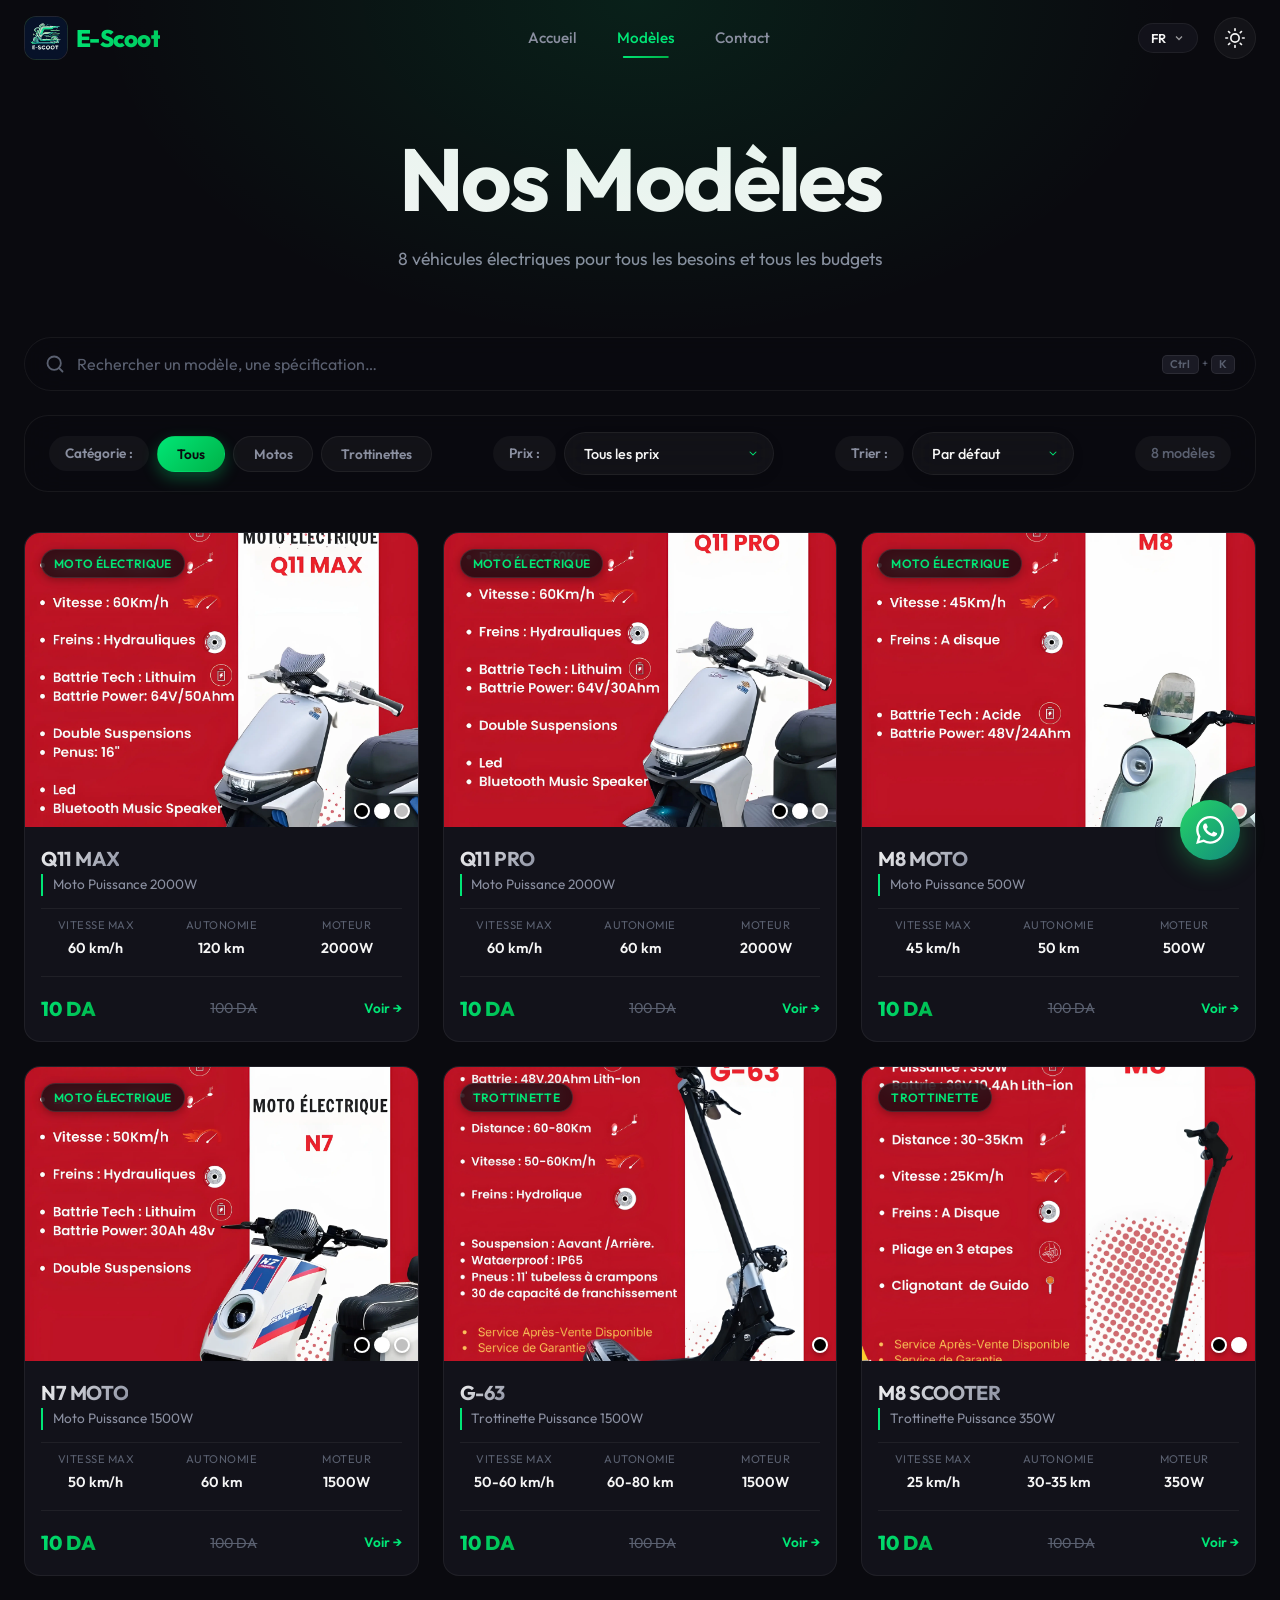
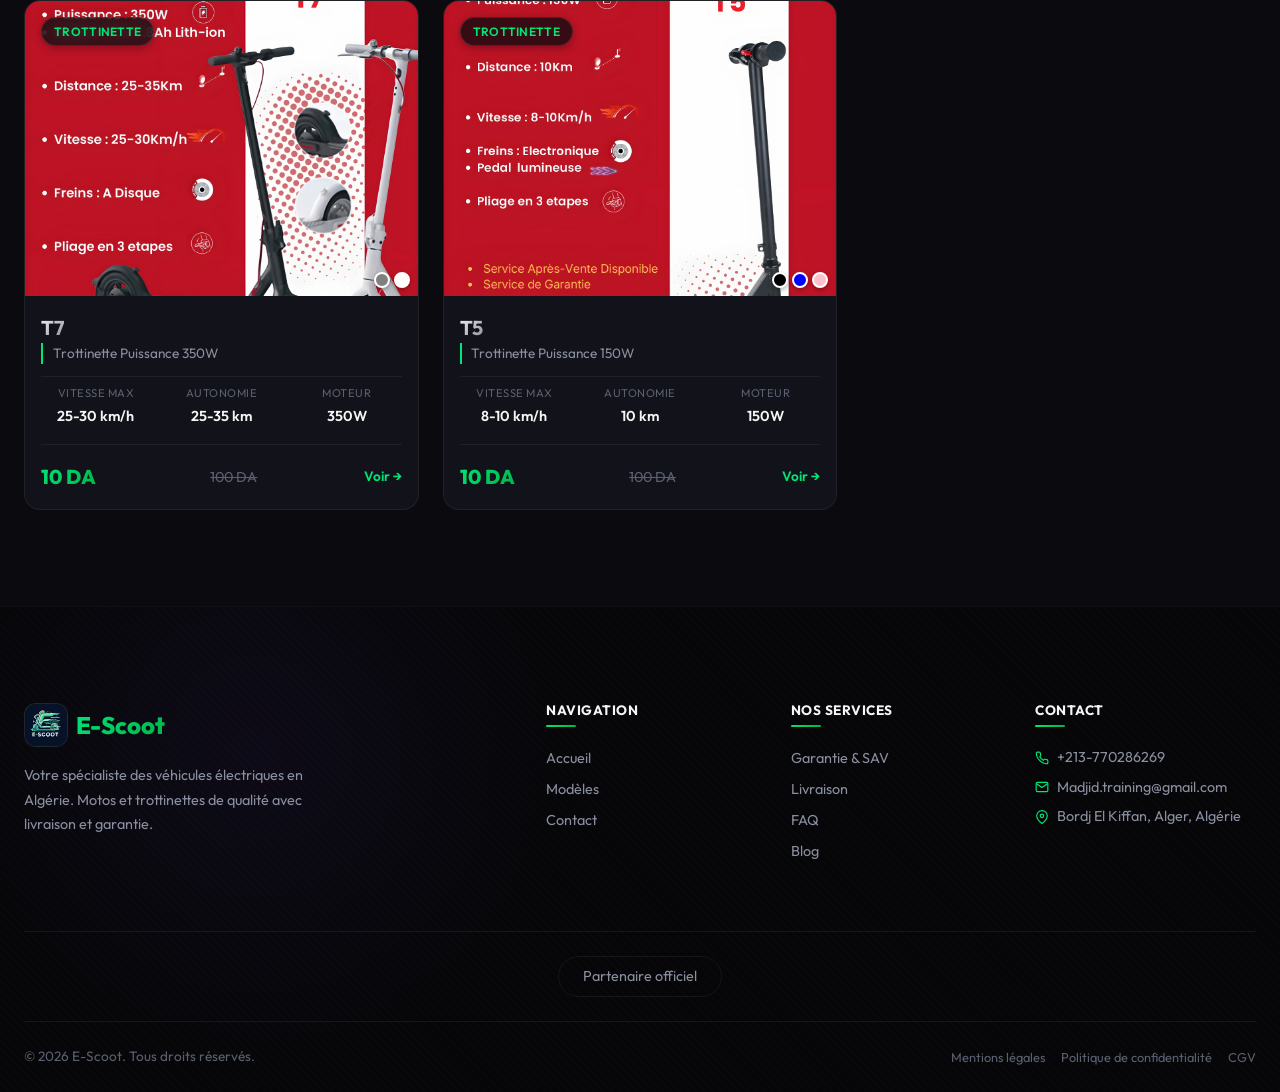
<file: modeles.html>
<!doctype html>
<html lang="fr" dir="ltr">
  <head>
    <meta charset="UTF-8" />
    <meta name="viewport" content="width=device-width, initial-scale=1.0" />
    <meta
      name="description"
      content="Découvrez nos 8 modèles de véhicules électriques - motos et trottinettes. E-Scoot Algérie."
    />
    <title data-i18n-title="nav.models"></title>

    <!-- Favicon -->
    <link rel="icon" href="assets/images/logo.svg" type="image/svg+xml" />

    <link rel="preconnect" href="https://fonts.googleapis.com" />
    <link rel="preconnect" href="https://fonts.gstatic.com" crossorigin />
    <link
      href="https://fonts.googleapis.com/css2?family=Outfit:wght@300;400;500;600;700;800&display=swap"
      rel="stylesheet"
    />
    <link rel="stylesheet" href="css/styles.css" />
  </head>

  <body>
    <!-- ============ NAVBAR ============ -->
    <nav class="navbar" id="navbar">
      <div class="navbar-inner">
        <a href="index.html" class="logo" aria-label="E-Scoot Accueil">
          <img src="assets/images/logo.svg" alt="E-Scoot" class="logo-svg" />
          <span>E-Scoot</span>
        </a>

        <div class="nav-links" id="navLinks">
          <a href="index.html" data-i18n="nav.home"></a>
          <a href="modeles.html" class="active" data-i18n="nav.models"></a>
          <a href="contact.html" data-i18n="nav.contact"></a>
        </div>

        <div class="nav-actions">
          <div class="lang-switcher" id="langSwitcher">
            <button
              class="lang-trigger"
              id="langTrigger"
              aria-haspopup="listbox"
              aria-expanded="false"
            >
              <span class="lang-current">FR</span>
              <svg
                class="lang-chevron"
                width="12"
                height="12"
                viewBox="0 0 24 24"
                fill="none"
                stroke="currentColor"
                stroke-width="2.5"
              >
                <path d="M6 9l6 6 6-6" />
              </svg>
            </button>
            <div
              class="lang-dropdown"
              role="listbox"
              aria-label="Choisir la langue"
            >
              <button
                class="lang-option active"
                data-lang="fr"
                data-flag="🇫🇷"
                data-label="FR"
                role="option"
                aria-selected="true"
              >
                <span class="lang-option-name">Français</span>
                <svg
                  class="lang-check"
                  width="14"
                  height="14"
                  viewBox="0 0 24 24"
                  fill="none"
                  stroke="currentColor"
                  stroke-width="2.5"
                >
                  <path d="M20 6L9 17l-5-5" />
                </svg>
              </button>
              <button
                class="lang-option"
                data-lang="en"
                data-flag="🇬🇧"
                data-label="EN"
                role="option"
                aria-selected="false"
              >
                <span class="lang-option-name">English</span>
                <svg
                  class="lang-check"
                  width="14"
                  height="14"
                  viewBox="0 0 24 24"
                  fill="none"
                  stroke="currentColor"
                  stroke-width="2.5"
                >
                  <path d="M20 6L9 17l-5-5" />
                </svg>
              </button>
              <button
                class="lang-option"
                data-lang="ar"
                data-flag="🇩🇿"
                data-label="AR"
                role="option"
                aria-selected="false"
              >
                <span class="lang-option-name">العربية</span>
                <svg
                  class="lang-check"
                  width="14"
                  height="14"
                  viewBox="0 0 24 24"
                  fill="none"
                  stroke="currentColor"
                  stroke-width="2.5"
                >
                  <path d="M20 6L9 17l-5-5" />
                </svg>
              </button>
            </div>
          </div>

          <button id="themeToggle" aria-label="Basculer le thème">
            <svg
              width="20"
              height="20"
              viewBox="0 0 24 24"
              fill="none"
              stroke="currentColor"
              stroke-width="2"
              stroke-linecap="round"
              stroke-linejoin="round"
            >
              <circle cx="12" cy="12" r="5" />
              <path
                d="M12 1v2M12 21v2M4.22 4.22l1.42 1.42M18.36 18.36l1.42 1.42M1 12h2M21 12h2M4.22 19.78l1.42-1.42M18.36 5.64l1.42-1.42"
              />
            </svg>
          </button>

          <button
            class="mobile-toggle"
            id="mobileToggle"
            aria-label="Menu"
            aria-expanded="false"
          >
            <span></span><span></span><span></span>
          </button>
        </div>
      </div>
    </nav>

    <!-- ============ HEADER PAGE ============ -->
    <header class="models-header">
      <div class="container">
        <h1 data-i18n="models.title"></h1>
        <p data-i18n="models.subtitle"></p>
      </div>
    </header>

    <!-- ============ FILTRES & GRILLE ============ -->
    <main class="section" style="padding-top: 0">
      <div class="container">
        <!-- Barre de recherche -->
        <div class="search-wrapper reveal">
          <div class="search-bar-container" id="searchBarContainer">
            <div class="search-icon-wrap">
              <svg
                class="search-icon-svg"
                width="20"
                height="20"
                viewBox="0 0 24 24"
                fill="none"
                stroke="currentColor"
                stroke-width="2.2"
                stroke-linecap="round"
                stroke-linejoin="round"
              >
                <circle cx="11" cy="11" r="8" />
                <path d="M21 21l-4.35-4.35" />
              </svg>
            </div>
            <input
              type="text"
              id="searchInput"
              class="search-input"
              autocomplete="off"
              spellcheck="false"
              data-i18n-placeholder="models.search.placeholder"
              placeholder="Rechercher un modèle, une spec…"
            />
            <div class="search-kbd" id="searchKbd" aria-hidden="true">
              <kbd>Ctrl</kbd><span>+</span><kbd>K</kbd>
            </div>
            <button
              class="search-clear-btn"
              id="searchClear"
              aria-label="Effacer la recherche"
              style="display: none"
            >
              <svg
                width="16"
                height="16"
                viewBox="0 0 24 24"
                fill="none"
                stroke="currentColor"
                stroke-width="2.5"
                stroke-linecap="round"
              >
                <line x1="18" y1="6" x2="6" y2="18" />
                <line x1="6" y1="6" x2="18" y2="18" />
              </svg>
            </button>
          </div>
          <div
            class="search-suggestions"
            id="searchSuggestions"
            aria-live="polite"
          ></div>
        </div>

        <!-- Barre de filtres -->
        <div class="filters-bar reveal">
          <div class="filter-group">
            <span class="filter-label" data-i18n="models.filter.cat"></span>
            <div class="filter-tags">
              <button
                class="filter-tag active"
                data-category="all"
                data-i18n="models.filter.all"
              ></button>
              <button
                class="filter-tag"
                data-category="electric-motorcycle"
                data-i18n="models.filter.moto"
              ></button>
              <button
                class="filter-tag"
                data-category="electric-scooter"
                data-i18n="models.filter.trot"
              ></button>
            </div>
          </div>

          <div class="filter-group">
            <span class="filter-label" data-i18n="models.filter.price"></span>
            <select id="filterPrice" class="filter-select">
              <option value="all" data-i18n="models.filter.price.all"></option>
              <option
                value="0-150000"
                data-i18n="models.filter.price.1"
              ></option>
              <option
                value="150000-300000"
                data-i18n="models.filter.price.2"
              ></option>
              <option
                value="300000-500000"
                data-i18n="models.filter.price.3"
              ></option>
              <option value="500000" data-i18n="models.filter.price.4"></option>
            </select>
          </div>

          <div class="filter-group">
            <span class="filter-label" data-i18n="models.filter.sort"></span>
            <select id="sortOrder" class="filter-select">
              <option
                value="default"
                data-i18n="models.filter.sort.def"
              ></option>
              <option
                value="price-asc"
                data-i18n="models.filter.sort.asc"
              ></option>
              <option
                value="price-desc"
                data-i18n="models.filter.sort.desc"
              ></option>
              <option value="name" data-i18n="models.filter.sort.name"></option>
            </select>
          </div>

          <div class="filter-count" id="resultCount">
            8 <span data-i18n="models.count.plural"></span>
          </div>
        </div>

        <!-- Grille de produits -->
        <div id="productsGrid" class="product-grid"></div>

        <!-- État vide -->
        <div id="emptyState" class="empty-state" style="display: none">
          <span class="emoji" data-i18n="models.empty.emoji"></span>
          <h3 data-i18n="models.empty.title"></h3>
          <p data-i18n="models.empty.desc"></p>
        </div>
      </div>
    </main>

    <!-- ============ FOOTER ============ -->
    <footer class="footer">
      <div class="container">
        <div class="footer-top">
          <div class="footer-brand">
            <div class="footer-logo">
              <a href="index.html" class="logo" aria-label="E-Scoot Accueil">
                <img
                  src="assets/images/logo.svg"
                  alt="E-Scoot"
                  class="logo-svg"
                />
              </a>
              <span>E-Scoot</span>
            </div>
            <p class="footer-desc" data-i18n="foot.desc"></p>
          </div>
          <div class="footer-links-group">
            <div class="footer-links-col">
              <h4 data-i18n="foot.nav.title"></h4>
              <a href="index.html" data-i18n="nav.home"></a>
              <a href="modeles.html" data-i18n="nav.models"></a>
              <a href="contact.html" data-i18n="nav.contact"></a>
            </div>
            <div class="footer-links-col">
              <h4 data-i18n="foot.srv.title"></h4>
              <a href="#" data-i18n="foot.srv.1"></a>
              <a href="#" data-i18n="foot.srv.2"></a>
              <a href="#" data-i18n="foot.srv.3"></a>
              <a href="#" data-i18n="foot.srv.4"></a>
            </div>
            <div class="footer-links-col">
              <h4 data-i18n="foot.contact.title"></h4>
              <ul class="footer-contact-list">
                <li>
                  <svg
                    viewBox="0 0 24 24"
                    fill="none"
                    stroke="currentColor"
                    stroke-width="2"
                  >
                    <path
                      d="M22 16.92v3a2 2 0 0 1-2.18 2 19.79 19.79 0 0 1-8.63-3.07 19.5 19.5 0 0 1-6-6 19.79 19.79 0 0 1-3.07-8.67A2 2 0 0 1 4.11 2h3a2 2 0 0 1 2 1.72c.127.96.361 1.903.7 2.81a2 2 0 0 1-.45 2.11L8.09 9.91a16 16 0 0 0 6 6l1.27-1.27a2 2 0 0 1 2.11-.45c.907.339 1.85.573 2.81.7A2 2 0 0 1 22 16.92z"
                    />
                  </svg>
                  +213-770286269
                </li>
                <li>
                  <svg
                    viewBox="0 0 24 24"
                    fill="none"
                    stroke="currentColor"
                    stroke-width="2"
                  >
                    <path
                      d="M4 4h16c1.1 0 2 .9 2 2v12c0 1.1-.9 2-2 2H4c-1.1 0-2-.9-2-2V6c0-1.1.9-2 2-2z"
                    />
                    <polyline points="22,6 12,13 2,6" />
                  </svg>
                  Madjid.training@gmail.com
                </li>
                <li>
                  <svg
                    viewBox="0 0 24 24"
                    fill="none"
                    stroke="currentColor"
                    stroke-width="2"
                  >
                    <path d="M21 10c0 7-9 13-9 13s-9-6-9-13a9 9 0 0 1 18 0z" />
                    <circle cx="12" cy="10" r="3" />
                  </svg>
                  Bordj El Kiffan, Alger, Algérie
                </li>
              </ul>
            </div>
          </div>
        </div>

        <div class="footer-partner-bar">
          <a
            href="https://aliexportss.com/en"
            target="_blank"
            rel="noopener noreferrer"
            data-i18n="foot.partner"
            >🔗 Partenaire officiel</a
          >
        </div>

        <div class="footer-bottom">
          <p class="footer-copyright" data-i18n="foot.copyright"></p>
          <div class="footer-legal">
            <a href="#" data-i18n="foot.legal.1"></a>
            <a href="#" data-i18n="foot.legal.2"></a>
            <a href="#" data-i18n="foot.legal.3"></a>
          </div>
        </div>
      </div>
    </footer>

    <!-- ============ ELEMENTS FLOTTANTS ============ -->
    <a
      href="https://wa.me/213770286269"
      class="whatsapp-float"
      target="_blank"
      rel="noopener noreferrer"
      aria-label="WhatsApp"
    >
      <svg width="28" height="28" viewBox="0 0 24 24" fill="currentColor">
        <path
          d="M17.472 14.382c-.297-.149-1.758-.867-2.03-.967-.273-.099-.471-.148-.67.15-.197.297-.767.966-.94 1.164-.173.199-.347.223-.644.075-.297-.15-1.255-.463-2.39-1.475-.883-.788-1.48-1.761-1.653-2.059-.173-.297-.018-.458.13-.606.134-.133.298-.347.446-.52.149-.174.198-.298.298-.497.099-.198.05-.371-.025-.52-.075-.149-.669-1.612-.916-2.207-.242-.579-.487-.5-.669-.51-.173-.008-.371-.01-.57-.01-.198 0-.52.074-.792.372-.272.297-1.04 1.016-1.04 2.479 0 1.462 1.065 2.875 1.213 3.074.149.198 2.096 3.2 5.077 4.487.709.306 1.262.489 1.694.625.712.227 1.36.195 1.871.118.571-.085 1.758-.719 2.006-1.413.248-.694.248-1.289.173-1.413-.074-.124-.272-.198-.57-.347m-5.421 7.403h-.004a9.87 9.87 0 01-5.031-1.378l-.361-.214-3.741.982.998-3.648-.235-.374a9.86 9.86 0 01-1.51-5.26c.001-5.45 4.436-9.884 9.888-9.884 2.64 0 5.122 1.03 6.988 2.898a9.825 9.825 0 012.893 6.994c-.003 5.45-4.437 9.884-9.885 9.884m8.413-18.297A11.815 11.815 0 0012.05 0C5.495 0 .16 5.335.157 11.892c0 2.096.547 4.142 1.588 5.945L.057 24l6.305-1.654a11.882 11.882 0 005.683 1.448h.005c6.554 0 11.89-5.335 11.893-11.893a11.821 11.821 0 00-3.48-8.413z"
        />
      </svg>
    </a>

    <button class="back-to-top" id="backToTop" aria-label="Retour en haut">
      <svg
        width="20"
        height="20"
        viewBox="0 0 24 24"
        fill="none"
        stroke="currentColor"
        stroke-width="2"
        stroke-linecap="round"
        stroke-linejoin="round"
      >
        <path d="M18 15l-6-6-6 6" />
      </svg>
    </button>

    <div class="toast-container" id="toastContainer"></div>

    <!-- ============ SCRIPTS ============ -->
    <script src="js/translations.js"></script>
    <script src="js/products-data.js"></script>
    <script src="js/filtering.js"></script>
    <script src="js/main.js"></script>
    <script>
      // Force le rendu initial des produits
      setTimeout(function () {
        if (typeof applyFilters === "function") applyFilters();
      }, 100);
    </script>
  </body>
</html>
</file>
<file: css/styles.css>
/* =============================================
   E-SCOOT v3.0 — Styles Unifiés
   =============================================
   1. Import Police
   2. Variables CSS (dark + light)
   3. Reset & Base
   4. Typographie
   5. Layout (container, section)
   6. RTL Support
   7. Navigation & Logo
   8. Boutons
   9. Badges
   10. Cartes Generiques
   11. Carte Produit
   12. Carte Feature
   13. Carte Categorie
   14. Footer
   15. Hero
   16. Grille Produits & Filtres
   17. Page Produit (galerie, tabs)
   18. Page Contact
   19. Lightbox
   20. Elements Flottants
   21. Scroll Reveal & Animations
   22. Partenariat
   23. CTA Section
   24. Utilitaires
   25. Responsive
   26. Theme Clair Overrides
   ============================================= */

/* ===========================================
   1. IMPORT POLICE (doit etre en premier)
   =========================================== */

@import url('https://fonts.googleapis.com/css2?family=Outfit:wght@300;400;500;600;700;800&display=swap');

/* ===========================================
   2. VARIABLES CSS
   =========================================== */

:root {
  /* Palette principale */
  --primary: #00E676;
  --primary-dark: #00B248;
  --primary-light: #69F0AE;
  --accent: #7C4DFF;
  --accent-light: #B388FF;
  --warning: #FFB300;
  --danger: #FF5252;
  --success: #00E676;

  /* Theme sombre (defaut) */
  --bg-primary: #0A0A0F;
  --bg-secondary: #12121A;
  --bg-elevated: #1A1A24;
  --bg-card: rgba(255, 255, 255, 0.03);
  --bg-card-solid: #12121A;
  --bg-hover: rgba(255, 255, 255, 0.05);
  --bg-input: rgba(255, 255, 255, 0.04);
  --text-primary: #F5F5F5;
  --text-secondary: #8A8FA0;
  --text-muted: #5A6070;
  --border: rgba(255, 255, 255, 0.06);
  --border-light: rgba(255, 255, 255, 0.08);
  --border-glow: rgba(0, 230, 118, 0.2);

  /* Degrades */
  --gradient-primary: linear-gradient(135deg, #00E676 0%, #00B248 100%);
  --gradient-accent: linear-gradient(135deg, #7C4DFF 0%, #00E676 100%);
  --gradient-card: linear-gradient(145deg, rgba(255, 255, 255, 0.04) 0%, rgba(255, 255, 255, 0.01) 100%);
  --gradient-glow: radial-gradient(ellipse at top, rgba(0, 230, 118, 0.1) 0%, transparent 60%);

  /* Glassmorphism */
  --glass-bg: rgba(10, 10, 15, 0.75);
  --glass-border: rgba(255, 255, 255, 0.06);
  --glass-blur: blur(20px) saturate(1.5);

  /* Ombres */
  --shadow-sm: 0 2px 8px rgba(0, 0, 0, 0.3);
  --shadow-md: 0 4px 24px rgba(0, 0, 0, 0.35);
  --shadow-lg: 0 8px 40px rgba(0, 0, 0, 0.45);
  --shadow-glow: 0 0 40px rgba(0, 230, 118, 0.08);
  --shadow-glow-strong: 0 0 60px rgba(0, 230, 118, 0.12);

  /* Typographie */
  --font-main: 'Outfit', 'Segoe UI', system-ui, sans-serif;

  /* Espacements */
  --space-xs: 0.25rem;
  --space-sm: 0.5rem;
  --space-md: 1rem;
  --space-lg: 1.5rem;
  --space-xl: 2.5rem;
  --space-2xl: 4rem;
  --space-3xl: 6rem;
  --space-4xl: 8rem;

  /* Rayons */
  --radius-sm: 8px;
  --radius-md: 12px;
  --radius-lg: 16px;
  --radius-xl: 24px;
  --radius-2xl: 32px;
  --radius-full: 9999px;

  /* Transitions */
  --transition-fast: 0.15s cubic-bezier(0.4, 0, 0.2, 1);
  --transition-normal: 0.3s cubic-bezier(0.4, 0, 0.2, 1);
  --transition-slow: 0.5s cubic-bezier(0.4, 0, 0.2, 1);
  --transition-bounce: 0.5s cubic-bezier(0.68, -0.55, 0.265, 1.55);
}

/* Theme clair */
[data-theme="light"] {
  --bg-primary: #F8F9FA;
  --bg-secondary: #FFFFFF;
  --bg-elevated: #EEF0F4;
  --bg-card: rgba(0, 0, 0, 0.02);
  --bg-card-solid: #FFFFFF;
  --bg-hover: rgba(0, 0, 0, 0.04);
  --bg-input: rgba(0, 0, 0, 0.03);
  --text-primary: #0D0D14;
  --text-secondary: #5A6070;
  --text-muted: #8A8FA0;
  --border: rgba(0, 0, 0, 0.06);
  --border-light: rgba(0, 0, 0, 0.08);
  --border-glow: rgba(0, 230, 118, 0.12);
  --gradient-card: linear-gradient(145deg, rgba(0, 0, 0, 0.02) 0%, rgba(0, 0, 0, 0.01) 100%);
  --glass-bg: rgba(255, 255, 255, 0.72);
  --glass-border: rgba(0, 0, 0, 0.06);
  --glass-blur: blur(20px) saturate(1.3);
  --shadow-sm: 0 2px 8px rgba(0, 0, 0, 0.06);
  --shadow-md: 0 4px 24px rgba(0, 0, 0, 0.08);
  --shadow-lg: 0 8px 40px rgba(0, 0, 0, 0.1);
  --shadow-glow: 0 0 40px rgba(0, 230, 118, 0.04);
  --shadow-glow-strong: 0 0 60px rgba(0, 230, 118, 0.06);
}

/* ===========================================
   3. RESET & BASE
   =========================================== */

*,
*::before,
*::after {
  margin: 0;
  padding: 0;
  box-sizing: border-box;
}

html {
  scroll-behavior: smooth;
  font-size: 16px;
  -webkit-font-smoothing: antialiased;
  -moz-osx-font-smoothing: grayscale;
}

body {
  font-family: var(--font-main);
  background: var(--bg-primary);
  color: var(--text-primary);
  line-height: 1.6;
  overflow-x: hidden;
  transition: background var(--transition-normal), color var(--transition-normal);
}

a {
  color: inherit;
  text-decoration: none;
}

img {
  max-width: 100%;
  height: auto;
  display: block;
}

ul {
  list-style: none;
}

button {
  cursor: pointer;
  border: none;
  background: none;
  font-family: inherit;
  color: inherit;
}

input,
textarea,
select {
  font-family: inherit;
  color: inherit;
}

/* ===========================================
   4. TYPOGRAPHIE
   =========================================== */

h1,
h2,
h3,
h4,
h5,
h6 {
  font-weight: 700;
  line-height: 1.15;
  letter-spacing: -0.03em;
}

h1 {
  font-size: clamp(2.8rem, 7vw, 5.5rem);
}

h2 {
  font-size: clamp(1.8rem, 4vw, 3rem);
}

h3 {
  font-size: clamp(1.3rem, 2.5vw, 1.8rem);
}

h4 {
  font-size: clamp(1.05rem, 2vw, 1.25rem);
}

/* Texte degrade anime */
.text-gradient {
  background: linear-gradient(135deg, var(--primary) 0%, var(--accent) 50%, var(--primary) 100%);
  background-size: 200% auto;
  -webkit-background-clip: text;
  background-clip: text;
  color: transparent;
  animation: gradientShift 3s ease infinite;
}

@keyframes gradientShift {
  0% {
    background-position: 0% 50%;
  }

  50% {
    background-position: 100% 50%;
  }

  100% {
    background-position: 0% 50%;
  }
}

/* ===========================================
   5. LAYOUT
   =========================================== */

.container {
  max-width: 1280px;
  margin: 0 auto;
  padding: 0 var(--space-lg);
}

.section {
  padding: var(--space-3xl) 0;
  position: relative;
}

.section-header {
  text-align: center;
  margin-bottom: var(--space-2xl);
}

.section-header h2 {
  margin-bottom: var(--space-md);
}

.section-header p {
  color: var(--text-secondary);
  max-width: 600px;
  margin: 0 auto;
  font-size: 1.1rem;
}

/* ===========================================
   6. RTL SUPPORT
   =========================================== */

[dir="rtl"] .section-header {
  text-align: center;
}

[dir="rtl"] .text-gradient {
  animation-direction: reverse;
}

[dir="rtl"] .nav-links a::after {
  left: auto;
  right: 50%;
  transform: translateX(50%);
}

[dir="rtl"] .nav-links a:hover::after,
[dir="rtl"] .nav-links a.active::after {
  width: 80%;
}

[dir="rtl"] .footer-links-col h4::after {
  left: auto;
  right: 0;
}

[dir="rtl"] .footer-links-col a:hover {
  transform: translateX(-4px);
}

[dir="rtl"] .contact-method:hover {
  transform: translateX(-8px);
}

[dir="rtl"] .product-card .card-subtitle {
  border-left: none;
  border-right: 2px solid var(--primary);
  padding-left: 0;
  padding-right: 0.6rem;
}

[dir="rtl"] .hero-stat:not(:last-child)::after {
  right: auto;
  left: calc(-1 * var(--space-xl));
}

[dir="rtl"] .gallery-counter {
  right: auto;
  left: 16px;
}

[dir="rtl"] .gallery-zoom-btn {
  left: auto;
  right: 16px;
}

[dir="rtl"] .gallery-nav-arrow.prev {
  left: auto;
  right: var(--space-md);
}

[dir="rtl"] .gallery-nav-arrow.next {
  right: auto;
  left: var(--space-md);
}

[dir="rtl"] .footer-bottom {
  direction: rtl;
}

[dir="rtl"] .footer-legal {
  direction: rtl;
}

[dir="rtl"] .form-row {
  direction: rtl;
}

[dir="rtl"] .contact-grid {
  direction: rtl;
}

[dir="rtl"] .contact-info {
  direction: rtl;
}

[dir="rtl"] .contact-method {
  direction: rtl;
}

[dir="rtl"] .product-hero-grid {
  direction: rtl;
}

[dir="rtl"] .partenariat-grid {
  direction: rtl;
}

[dir="rtl"] .specs-preview {
  direction: rtl;
}

[dir="rtl"] .spec-item {
  direction: rtl;
}

[dir="rtl"] .product-meta-grid {
  direction: rtl;
}

[dir="rtl"] .product-meta-item {
  direction: rtl;
}

[dir="rtl"] .hero-stats {
  direction: rtl;
}

[dir="rtl"] .hero-actions {
  direction: rtl;
}

[dir="rtl"] .cta-buttons {
  direction: rtl;
}

[dir="rtl"] .cta-stats {
  direction: rtl;
}

[dir="rtl"] .tabs-nav-v2 {
  direction: rtl;
}

[dir="rtl"] .filters-bar {
  direction: rtl;
}

[dir="rtl"] .filter-group {
  direction: rtl;
}

[dir="rtl"] .filter-tags {
  direction: rtl;
}

[dir="rtl"] .breadcrumb {
  direction: rtl;
}

[dir="rtl"] .footer-links-group {
  direction: rtl;
}

[dir="rtl"] .footer-contact-list li {
  direction: rtl;
}

[dir="rtl"] .footer-bottom {
  direction: rtl;
}

[dir="rtl"] .footer-legal {
  direction: rtl;
}

[dir="rtl"] .features-list {
  direction: rtl;
}

[dir="rtl"] .feature-item {
  direction: rtl;
}

[dir="rtl"] .lang-switcher {
  margin-left: 0;
  margin-right: var(--space-md);
}

[dir="rtl"] .back-to-top {
  right: auto;
  left: calc(var(--space-xl) + 76px);
}

[dir="rtl"] .whatsapp-float {
  right: auto;
  left: var(--space-xl);
}

[dir="rtl"] .toast-container {
  right: auto;
  left: var(--space-xl);
}

@media (max-width: 768px) {
  [dir="rtl"] .hero-stat:not(:last-child)::after {
    display: none;
  }
}

/* ===========================================
   7. NAVIGATION & LOGO
   =========================================== */

.navbar {
  position: fixed;
  top: 0;
  left: 0;
  right: 0;
  z-index: 1000;
  padding: var(--space-md) 0;
  transition: all var(--transition-normal);
  background: transparent;
}

.navbar.scrolled {
  background: var(--glass-bg);
  backdrop-filter: var(--glass-blur);
  -webkit-backdrop-filter: var(--glass-blur);
  border-bottom: 1px solid var(--glass-border);
  padding: var(--space-sm) 0;
}

.navbar-inner {
  max-width: 1280px;
  margin: 0 auto;
  padding: 0 var(--space-lg);
  display: flex;
  align-items: center;
  justify-content: space-between;
}

/* Logo */
.logo {
  display: flex;
  align-items: center;
  gap: var(--space-sm);
  text-decoration: none;
  position: relative;
  isolation: isolate;
}

.logo span {
  font-size: 1.5rem;
  font-weight: 800;
  letter-spacing: -0.03em;
  background: var(--gradient-primary);
  background-size: 200% auto;
  -webkit-background-clip: text;
  background-clip: text;
  color: transparent;
  transition: all var(--transition-normal);
}

.logo:hover span {
  background-position: 100% 0;
}

.logo-icon {
  width: 44px;
  height: 44px;
  background: linear-gradient(135deg, rgba(0, 230, 118, 0.12), rgba(124, 77, 255, 0.08));
  backdrop-filter: blur(8px);
  border-radius: var(--radius-md);
  display: flex;
  align-items: center;
  justify-content: center;
  font-size: 1.35rem;
  color: var(--primary);
  border: 1px solid var(--border-light);
  transition: all var(--transition-bounce);
  overflow: hidden;
  position: relative;
}

.logo:hover .logo-icon {
  transform: translateY(-2px) scale(1.05);
  border-color: var(--primary);
  box-shadow: 0 8px 24px rgba(0, 230, 118, 0.25);
}

.logo-svg {
  width: 44px;
  height: 44px;
  /* Conserve le fond et les bordures comme l’ancienne icône */
  background: linear-gradient(135deg, rgba(0, 230, 118, 0.12), rgba(124, 77, 255, 0.08));
  backdrop-filter: blur(8px);
  border-radius: var(--radius-md);
  border: 1px solid var(--border-light);
  padding: 0px;
  /* si besoin d’un peu d’espace intérieur */
  object-fit: contain;
  /* évite la déformation */
  transition: all var(--transition-bounce);
}

.logo:hover .logo-svg {
  transform: translateY(-2px) scale(1.05);
  border-color: var(--primary);
  box-shadow: 0 8px 24px rgba(0, 230, 118, 0.25);
}

/* Nav links */
.nav-links {
  display: flex;
  align-items: center;
  gap: var(--space-xl);
}

.nav-links a {
  font-size: 0.95rem;
  font-weight: 500;
  color: var(--text-secondary);
  transition: all var(--transition-fast);
  position: relative;
  padding: var(--space-sm) 0;
}

.nav-links a:hover,
.nav-links a.active {
  color: var(--primary);
}

.nav-links a::after {
  content: '';
  position: absolute;
  bottom: 0;
  left: 50%;
  transform: translateX(-50%);
  width: 0;
  height: 2px;
  background: var(--gradient-primary);
  transition: width var(--transition-normal);
  border-radius: var(--radius-full);
}

.nav-links a:hover::after,
.nav-links a.active::after {
  width: 80%;
}

.nav-actions {
  display: flex;
  align-items: center;
  gap: var(--space-sm);
}

/* =============================================
   LANGUAGE SWITCHER — DROPDOWN MODERNE
   ============================================= */

.lang-switcher {
  position: relative;
}

.lang-trigger {
  display: flex;
  align-items: center;
  gap: 0.4rem;
  padding: 0.4rem 0.75rem;
  border: 1px solid var(--border);
  border-radius: 999px;
  background: var(--bg-secondary);
  color: var(--text-primary);
  font-size: 0.8rem;
  font-weight: 600;
  cursor: pointer;
  transition: all 0.2s ease;
  white-space: nowrap;
}

.lang-trigger:hover {
  border-color: var(--primary);
  background: color-mix(in srgb, var(--primary) 8%, transparent);
}

.lang-flag {
  font-size: 1rem;
  line-height: 1;
}

.lang-current {
  letter-spacing: 0.04em;
}

.lang-chevron {
  transition: transform 0.25s ease;
  opacity: 0.6;
}

.lang-switcher.open .lang-chevron {
  transform: rotate(180deg);
}

/* Dropdown */
.lang-dropdown {
  position: absolute;
  top: calc(100% + 8px);
  right: 0;
  min-width: 160px;
  background: var(--bg-card-solid);
  border: 1px solid var(--border);
  border-radius: 14px;
  padding: 0.4rem;
  box-shadow: var(--shadow-md);
  backdrop-filter: none;
  -webkit-backdrop-filter: none;
  opacity: 0;
  transform: translateY(-6px) scale(0.97);
  pointer-events: none;
  transition: opacity 0.2s ease, transform 0.2s ease;
  z-index: 1000;
}

.lang-switcher.open .lang-dropdown {
  opacity: 1;
  transform: translateY(0) scale(1);
  pointer-events: all;
}

/* Options */
.lang-option {
  display: flex;
  align-items: center;
  gap: 0.6rem;
  width: 100%;
  padding: 0.55rem 0.75rem;
  border: none;
  border-radius: 10px;
  background: transparent;
  color: var(--text-secondary);
  font-size: 0.875rem;
  font-weight: 500;
  cursor: pointer;
  transition: all 0.15s ease;
  text-align: left;
}

.lang-option:hover {
  background: color-mix(in srgb, var(--primary) 10%, transparent);
  color: var(--text-primary);
}

.lang-option.active {
  color: var(--primary);
  background: color-mix(in srgb, var(--primary) 10%, transparent);
  font-weight: 700;
}

.lang-option-flag {
  font-size: 1.1rem;
  line-height: 1;
}

.lang-option-name {
  flex: 1;
}

.lang-check {
  opacity: 0;
  color: var(--primary);
  transition: opacity 0.15s ease;
}

.lang-option.active .lang-check {
  opacity: 1;
}

/* Language Switcher */
.lang-switcher {
  display: flex;
  gap: 0.15rem;
  margin-right: var(--space-sm);
}

.lang-btn {
  padding: 0.35rem 0.65rem;
  border-radius: var(--radius-sm);
  font-size: 0.75rem;
  font-weight: 600;
  background: transparent;
  color: var(--text-muted);
  transition: all var(--transition-fast);
}

.lang-btn:hover {
  background: var(--bg-hover);
  color: var(--text-primary);
}

.lang-btn.active {
  background: rgba(0, 230, 118, 0.12);
  color: var(--primary);
}

/* Theme toggle */
#themeToggle {
  width: 42px;
  height: 42px;
  border-radius: var(--radius-full);
  background: var(--bg-input);
  border: 1px solid var(--border);
  display: flex;
  align-items: center;
  justify-content: center;
  font-size: 1.1rem;
  transition: all var(--transition-normal);
}

#themeToggle:hover {
  background: var(--primary);
  border-color: var(--primary);
  color: var(--bg-primary);
  transform: rotate(15deg);
}

/* Mobile toggle */
.mobile-toggle {
  display: none;
  flex-direction: column;
  gap: 5px;
  padding: var(--space-sm);
  z-index: 1001;
}

.mobile-toggle span {
  display: block;
  width: 24px;
  height: 2px;
  background: var(--text-primary);
  transition: all var(--transition-normal);
  border-radius: var(--radius-full);
}

.mobile-toggle.active span:nth-child(1) {
  transform: rotate(45deg) translate(5px, 5px);
}

.mobile-toggle.active span:nth-child(2) {
  opacity: 0;
  width: 0;
}

.mobile-toggle.active span:nth-child(3) {
  transform: rotate(-45deg) translate(5px, -5px);
}

/* ===========================================
   8. BOUTONS
   =========================================== */

.btn {
  display: inline-flex;
  align-items: center;
  justify-content: center;
  gap: var(--space-sm);
  padding: 0.85rem 2rem;
  border-radius: var(--radius-full);
  font-size: 0.95rem;
  font-weight: 600;
  transition: all var(--transition-normal);
  cursor: pointer;
  border: none;
  position: relative;
  overflow: hidden;
  z-index: 1;
}

.btn::before {
  content: '';
  position: absolute;
  top: 0;
  left: -100%;
  width: 100%;
  height: 100%;
  background: linear-gradient(90deg, transparent, rgba(255, 255, 255, 0.2), transparent);
  transition: left 0.5s ease;
  z-index: -1;
}

.btn:hover::before {
  left: 100%;
}

.btn-primary {
  background: var(--gradient-primary);
  color: var(--bg-primary);
  box-shadow: 0 4px 16px rgba(0, 230, 118, 0.25);
}

.btn-primary:hover {
  transform: translateY(-2px);
  box-shadow: 0 8px 28px rgba(0, 230, 118, 0.4);
}

.btn-secondary {
  background: transparent;
  color: var(--text-primary);
  border: 1px solid var(--border-light);
  backdrop-filter: blur(12px);
}

.btn-secondary:hover {
  border-color: var(--primary);
  background: rgba(0, 230, 118, 0.06);
  color: var(--primary);
  transform: translateY(-2px);
}

.btn-sm {
  padding: 0.55rem 1.1rem;
  font-size: 0.85rem;
}

.btn-lg {
  padding: 1rem 2.25rem;
  font-size: 1rem;
}

.btn-full {
  width: 100%;
}

/* ===========================================
   9. BADGES
   =========================================== */

.badge {
  display: inline-flex;
  align-items: center;
  padding: 0.35rem 0.9rem;
  border-radius: var(--radius-full);
  font-size: 0.75rem;
  font-weight: 700;
  text-transform: uppercase;
  letter-spacing: 0.5px;
}

.badge-primary {
  background: var(--gradient-primary);
  color: var(--bg-primary);
  box-shadow: 0 4px 12px rgba(0, 230, 118, 0.25);
}

.badge-accent {
  background: var(--gradient-accent);
  color: var(--text-primary);
  box-shadow: 0 4px 12px rgba(124, 77, 255, 0.25);
}

.badge-ghost {
  background: var(--bg-input);
  border: 1px solid var(--border);
  color: var(--text-secondary);
}

/* ===========================================
   10. CARTES GENERIQUES
   =========================================== */

.card {
  background: var(--bg-card-solid);
  border-radius: var(--radius-lg);
  overflow: hidden;
  transition: all var(--transition-normal);
  border: 1px solid var(--border);
}

.card:hover {
  transform: translateY(-8px);
  box-shadow: var(--shadow-lg), var(--shadow-glow);
  border-color: var(--border-glow);
}

.card-image {
  position: relative;
  overflow: hidden;
  aspect-ratio: 4/3;
  background: var(--bg-primary);
}

.card-image img {
  width: 100%;
  height: 100%;
  object-fit: cover;
  transition: transform var(--transition-slow);
}

.card:hover .card-image img {
  transform: scale(1.06);
}

.card-content {
  padding: var(--space-md);
}

/* ===========================================
   11. CARTE PRODUIT
   =========================================== */

.product-card {
  position: relative;
}

.product-card .badge {
  position: absolute;
  top: var(--space-md);
  left: var(--space-md);
  z-index: 2;
  backdrop-filter: blur(8px);
  background: rgba(10, 10, 15, 0.75) !important;
  border: 1px solid rgba(255, 255, 255, 0.1);
  color: var(--primary);
  font-weight: 600;
  letter-spacing: 0.3px;
  padding: 0.25rem 0.75rem;
  box-shadow: var(--shadow-sm);
}

[dir="rtl"] .product-card .badge {
  left: auto;
  right: var(--space-md);
}

.product-card .card-title {
  font-size: 1.25rem;
  font-weight: 700;
  letter-spacing: -0.02em;
  margin: 0.25rem 0;
  background: linear-gradient(135deg, var(--text-primary), var(--text-secondary));
  -webkit-background-clip: text;
  background-clip: text;
  color: transparent;
  display: inline-block;
}

.product-card .card-subtitle {
  color: var(--text-secondary);
  font-size: 0.85rem;
  margin-bottom: 0.75rem;
  border-left: 2px solid var(--primary);
  padding-left: 0.6rem;
}

.specs-preview {
  display: flex;
  gap: var(--space-md);
  margin-top: var(--space-sm);
  padding-top: var(--space-sm);
  border-top: 1px solid var(--border);
  margin-bottom: var(--space-sm);
}

.spec-item {
  display: flex;
  flex-direction: column;
  gap: 2px;
  flex: 1;
  text-align: center;
}

.spec-label {
  font-size: 0.7rem;
  color: var(--text-muted);
  text-transform: uppercase;
  letter-spacing: 0.5px;
}

.spec-value {
  font-size: 0.9rem;
  font-weight: 700;
  color: var(--primary);
}

/* Color dots on cards */
.color-dots {
  position: absolute;
  bottom: var(--space-sm);
  right: var(--space-sm);
  display: flex;
  gap: 4px;
  z-index: 2;
}

[dir="rtl"] .color-dots {
  right: auto;
  left: var(--space-sm);
}

.color-dot-card {
  width: 16px;
  height: 16px;
  border-radius: 50%;
  border: 2px solid white;
  box-shadow: 0 2px 4px rgba(0, 0, 0, 0.3);
}

/* ===========================================
   12. CARTE FEATURE
   =========================================== */

.feature-card {
  background: var(--bg-card-solid);
  border-radius: var(--radius-lg);
  padding: var(--space-xl) var(--space-lg);
  text-align: center;
  transition: all 0.4s cubic-bezier(0.2, 0.9, 0.4, 1.1);
  border: 1px solid var(--border);
  box-shadow: var(--shadow-sm);
}

.feature-card:hover {
  transform: translateY(-6px);
  border-color: rgba(124, 77, 255, 0.2);
  box-shadow: var(--shadow-md), 0 0 30px rgba(124, 77, 255, 0.06);
}

.feature-icon {
  font-size: 2.8rem;
  margin-bottom: var(--space-md);
  display: inline-block;
  transition: transform 0.3s ease;
}

.feature-card:hover .feature-icon {
  transform: scale(1.1) translateY(-4px);
}

.feature-card h3 {
  font-size: 1.3rem;
  font-weight: 700;
  margin-bottom: var(--space-sm);
  color: var(--text-primary);
}

.feature-card p {
  color: var(--text-secondary);
  font-size: 0.9rem;
  line-height: 1.6;
}

/* ===========================================
   13. CARTE CATEGORIE
   =========================================== */

.category-card {
  position: relative;
  border-radius: var(--radius-lg);
  overflow: hidden;
  aspect-ratio: 4/3;
  cursor: pointer;
  border: 1px solid var(--border);
  transition: all var(--transition-normal);
}

.category-card img {
  width: 100%;
  height: 100%;
  object-fit: cover;
  transition: transform var(--transition-slow);
}

.category-card:hover {
  border-color: var(--border-glow);
  box-shadow: var(--shadow-glow);
}

.category-card:hover img {
  transform: scale(1.08);
}

.category-card-overlay {
  position: absolute;
  inset: 0;
  background: linear-gradient(180deg, transparent 25%, rgba(78, 76, 76, 0.92) 100%);
  display: flex;
  flex-direction: column;
  justify-content: flex-end;
  padding: var(--space-xl);
  transition: background var(--transition-normal);
}

.category-card:hover .category-card-overlay {
  background: linear-gradient(180deg, rgba(10, 10, 15, 0.3) 0%, rgba(10, 10, 15, 0.95) 100%);
}

.category-card h3 {
  font-size: 1.4rem;
  margin-bottom: var(--space-xs);
  color: var(--text-primary);
}

.category-card p {
  font-size: 0.85rem;
  color: var(--text-secondary);
}


/* ===========================================
   14. FOOTER
   =========================================== */

.footer {
  position: relative;
  overflow: hidden;
  background: #060608;
  border-top: 1px solid rgba(255, 255, 255, 0.04);
}

[data-theme="light"] .footer {
  background: #EEF0F4;
  border-top-color: rgba(0, 0, 0, 0.06);
}

.footer::before {
  content: '';
  position: absolute;
  inset: 0;
  background-image:
    radial-gradient(circle at 20% 30%, rgba(124, 77, 255, 0.06) 0%, transparent 30%),
    repeating-linear-gradient(45deg, rgba(255, 255, 255, 0.008) 0px, rgba(255, 255, 255, 0.008) 2px, transparent 2px, transparent 6px);
  pointer-events: none;
  z-index: 0;
}

.footer-top {
  display: grid;
  grid-template-columns: 1.2fr 2fr;
  gap: var(--space-3xl);
  padding: var(--space-3xl) 0 var(--space-2xl);
  position: relative;
  z-index: 1;
}

.footer-brand {
  max-width: 320px;
}

.footer-logo {
  display: flex;
  align-items: center;
  gap: var(--space-sm);
  margin-bottom: var(--space-md);
}

.footer-logo span {
  font-size: 1.5rem;
  font-weight: 800;
  background: var(--gradient-primary);
  -webkit-background-clip: text;
  background-clip: text;
  color: transparent;
}

.footer-desc {
  color: var(--text-secondary);
  font-size: 0.9rem;
  line-height: 1.7;
}

.footer-links-group {
  display: grid;
  grid-template-columns: repeat(3, 1fr);
  gap: var(--space-lg);
}

.footer-links-col h4 {
  font-size: 0.85rem;
  font-weight: 700;
  text-transform: uppercase;
  letter-spacing: 0.5px;
  margin-bottom: var(--space-md);
  position: relative;
  padding-bottom: var(--space-sm);
}

.footer-links-col h4::after {
  content: '';
  position: absolute;
  bottom: 0;
  left: 0;
  width: 30px;
  height: 2px;
  background: var(--gradient-primary);
  border-radius: var(--radius-full);
}

.footer-links-col a {
  display: block;
  padding: 0.25rem 0;
  color: var(--text-secondary);
  font-size: 0.9rem;
  transition: all var(--transition-fast);
}

.footer-links-col a:hover {
  color: var(--primary);
  transform: translateX(4px);
}

.footer-partner-bar {
  border-top: 1px solid var(--border);
  border-bottom: 1px solid var(--border);
  padding: var(--space-lg) 0;
  text-align: center;
  position: relative;
  z-index: 1;
}

.footer-partner-bar a {
  display: inline-flex;
  align-items: center;
  gap: var(--space-sm);
  padding: var(--space-sm) var(--space-lg);
  border-radius: var(--radius-full);
  font-size: 0.9rem;
  color: var(--text-secondary);
  border: 1px solid var(--border);
  transition: all var(--transition-normal);
}

.footer-partner-bar a:hover {
  border-color: var(--accent);
  color: var(--accent);
  background: rgba(124, 77, 255, 0.08);
}

.footer-bottom {
  display: flex;
  justify-content: space-between;
  align-items: center;
  padding: var(--space-lg) 0;
  position: relative;
  z-index: 1;
}

.footer-copyright {
  color: var(--text-muted);
  font-size: 0.85rem;
}

.footer-legal {
  display: flex;
  gap: var(--space-md);
}

.footer-legal a {
  color: var(--text-muted);
  font-size: 0.8rem;
  transition: color var(--transition-fast);
}

.footer-legal a:hover {
  color: var(--primary);
}

.footer-contact-list {
  list-style: none;
}

.footer-contact-list li {
  display: flex;
  align-items: center;
  gap: var(--space-sm);
  padding: 0.2rem 0;
  font-size: 0.9rem;
  color: var(--text-secondary);
}

.footer-contact-list li svg {
  width: 14px;
  height: 14px;
  color: var(--primary);
  flex-shrink: 0;
}

/* ===========================================
   15. HERO
   =========================================== */

.hero {
  position: relative;
  overflow: hidden;
  min-height: 100vh;
  display: flex;
  align-items: center;
  isolation: isolate;
  padding-top: 80px;
}

.hero-bg {
  position: absolute;
  inset: 0;
  z-index: 0;
}

.hero-bg img {
  width: 100%;
  height: 100%;
  object-fit: cover;
  opacity: 0.35;
  filter: saturate(1.1) brightness(0.65);
  transform: translateZ(0);
  will-change: transform;
}

.hero-overlay {
  position: absolute;
  inset: 0;
  z-index: 1;
  background:
    radial-gradient(ellipse at 30% 50%, rgba(10, 10, 15, 0.3) 0%, rgba(10, 10, 15, 0.82) 70%, rgba(10, 10, 15, 0.97) 100%);
}

.hero-glow {
  position: absolute;
  top: 10%;
  right: 20%;
  width: 600px;
  height: 600px;
  background: radial-gradient(circle, rgba(0, 230, 118, 0.12) 0%, transparent 50%);
  animation: heroGlow 8s ease-in-out infinite alternate;
  z-index: 1;
  pointer-events: none;
}

@keyframes heroGlow {
  0% {
    opacity: 0.3;
    transform: scale(1);
  }

  100% {
    opacity: 0.8;
    transform: scale(1.2);
  }
}

.hero .container {
  position: relative;
  z-index: 2;
  width: 100%;
}

.hero-content {
  max-width: 700px;
}

.hero-badge {
  display: inline-flex;
  align-items: center;
  gap: var(--space-sm);
  background: rgba(0, 230, 118, 0.07);
  backdrop-filter: blur(12px);
  border: 1px solid rgba(0, 230, 118, 0.25);
  border-radius: var(--radius-full);
  padding: 0.6rem 1.4rem;
  font-size: 0.85rem;
  font-weight: 600;
  color: var(--primary);
  margin-bottom: var(--space-lg);
  animation: fadeInUp 0.8s ease-out both;
}

.hero h1 {
  margin-bottom: var(--space-lg);
  animation: fadeInUp 0.8s ease-out 0.1s both;
}

.hero .hero-description {
  color: var(--text-secondary);
  font-size: 1.15rem;
  max-width: 520px;
  line-height: 1.7;
  margin-bottom: var(--space-xl);
  animation: fadeInUp 0.8s ease-out 0.2s both;
}

.hero-actions {
  display: flex;
  gap: var(--space-md);
  flex-wrap: wrap;
  margin-bottom: var(--space-3xl);
  animation: fadeInUp 0.8s ease-out 0.25s both;
}

.hero-stats {
  display: flex;
  gap: var(--space-3xl);
  animation: fadeInUp 0.8s ease-out 0.3s both;
}

.hero-stat {
  display: flex;
  flex-direction: column;
  align-items: center;
  position: relative;
}

.hero-stat-value {
  font-size: clamp(2rem, 4vw, 3rem);
  font-weight: 800;
  background: var(--gradient-primary);
  -webkit-background-clip: text;
  background-clip: text;
  color: transparent;
  line-height: 1;
}

.hero-stat-label {
  font-size: 0.75rem;
  text-transform: uppercase;
  letter-spacing: 2px;
  color: var(--text-muted);
  margin-top: var(--space-xs);
}

.hero-stat:not(:last-child)::after {
  content: '';
  position: absolute;
  right: calc(-1 * var(--space-xl));
  top: 15%;
  height: 70%;
  width: 1px;
  background: linear-gradient(180deg, transparent, var(--primary), transparent);
}

/* ===========================================
   16. GRILLE PRODUITS & FILTRES
   =========================================== */

/* Models header */
.models-header {
  padding: var(--space-4xl) 0 var(--space-2xl);
  text-align: center;
  position: relative;
  overflow: hidden;
}

.models-header::before {
  content: '';
  position: absolute;
  top: 0;
  left: 50%;
  transform: translateX(-50%);
  width: 100%;
  height: 400px;
  background: var(--gradient-glow);
  pointer-events: none;
}

.models-header h1 {
  margin-bottom: var(--space-md);
}

.models-header p {
  color: var(--text-secondary);
  max-width: 600px;
  margin: 0 auto;
  font-size: 1.1rem;
}

/* Filters bar */
.filters-bar {
  display: flex;
  align-items: center;
  justify-content: space-between;
  gap: var(--space-md);
  padding: var(--space-md) var(--space-lg);
  background: var(--glass-bg);
  backdrop-filter: var(--glass-blur);
  border: 1px solid var(--glass-border);
  border-radius: var(--radius-xl);
  margin-bottom: var(--space-xl);
  flex-wrap: wrap;
}

.filter-group {
  display: flex;
  align-items: center;
  gap: var(--space-sm);
}

.filter-label {
  font-size: 0.85rem;
  font-weight: 600;
  color: var(--text-secondary);
  white-space: nowrap;
  background: var(--bg-input);
  padding: 0.5rem 1rem;
  border-radius: var(--radius-full);
  line-height: 1.4;
  transition: background 0.3s;
}

/* ===========================================
   FILTERS – SELECTS MODERNISÉS + OPTIONS VISIBLES
   =========================================== */

/* ===========================================
   FILTERS – SELECTS VERSION LUXE
   =========================================== */

.filter-select {
  position: relative;
  padding: 0.8rem 3.5rem 0.8rem 1.5rem;
  background: rgba(255, 255, 255, 0.04);
  /* fond glass plus transparent */
  backdrop-filter: blur(12px);
  /* effet verre */
  -webkit-backdrop-filter: blur(12px);
  border: 1.5px solid rgba(255, 255, 255, 0.08);
  border-radius: 100px;
  /* forme pilule parfaite */
  font-size: 0.9rem;
  font-weight: 600;
  /* un peu plus gras */
  color: var(--text-primary);
  appearance: none;
  -webkit-appearance: none;
  /* chevron moderne et plus épais */
  background-image: url("data:image/svg+xml,%3Csvg xmlns='http://www.w3.org/2000/svg' width='20' height='20' viewBox='0 0 24 24' fill='none' stroke='%2300E676' stroke-width='2.8' stroke-linecap='round' stroke-linejoin='round'%3E%3Cpolyline points='6 9 12 15 18 9'/%3E%3C/svg%3E");
  background-repeat: no-repeat;
  background-position: right 1.2rem center;
  background-size: 1.2rem;
  cursor: pointer;
  min-width: 200px;
  transition: all 0.4s cubic-bezier(0.25, 0.8, 0.25, 1.2);
  box-shadow: 0 4px 12px rgba(0, 0, 0, 0.1);
}

/* Au survol : léger lift + glow */
.filter-select:hover {
  border-color: var(--primary);
  background: rgba(0, 230, 118, 0.08);
  box-shadow: 0 0 0 4px rgba(0, 230, 118, 0.1),
    0 8px 20px rgba(0, 230, 118, 0.15);
  transform: translateY(-2px);
  background-position: right 1rem center;
  /* petit déplacement du chevron */
}

/* Focus : anneau lumineux intense */
.filter-select:focus {
  outline: none;
  border-color: var(--primary);
  background: rgba(0, 230, 118, 0.1);
  box-shadow: 0 0 0 6px rgba(0, 230, 118, 0.25),
    0 0 30px rgba(0, 230, 118, 0.3);
  transform: translateY(-1px);
}

/* Options modernes (liste déroulante) */
.filter-select option {
  background: var(--bg-card-solid);
  color: var(--text-primary);
  padding: 0.7rem 1.2rem;
  font-size: 0.9rem;
  font-weight: 500;
  border-bottom: 1px solid var(--border);
}

/* Option survolée (pour certains navigateurs) */
.filter-select option:hover {
  background: rgba(0, 230, 118, 0.15);
  color: var(--primary);
}

/* RTL */
[dir="rtl"] .filter-select {
  background-position: left 1.2rem center;
  padding: 0.8rem 1.5rem 0.8rem 3.5rem;
}

.filter-tags {
  display: flex;
  gap: 0.5rem;
  flex-wrap: wrap;
}

.filter-tag {
  padding: 0.5rem 1.2rem;
  background: var(--bg-input);
  border: 1px solid var(--border);
  border-radius: var(--radius-full);
  font-size: 0.85rem;
  font-weight: 600;
  color: var(--text-secondary);
  cursor: pointer;
  transition: all var(--transition-fast);
}

.filter-tag:hover {
  background: rgba(0, 230, 118, 0.08);
  border-color: var(--primary);
  color: var(--primary);
  transform: translateY(-2px);
}

.filter-tag.active {
  background: var(--gradient-primary);
  color: var(--bg-primary);
  border-color: transparent;
  box-shadow: 0 6px 16px rgba(0, 230, 118, 0.3);
}

.filter-select {
  padding: 0.7rem 2.5rem 0.7rem 1.2rem;
  background: var(--bg-input);
  border: 1px solid var(--border);
  border-radius: var(--radius-full);
  font-size: 0.9rem;
  font-weight: 500;
  color: var(--text-primary);
  appearance: none;
  -webkit-appearance: none;
  background-image: url("data:image/svg+xml,%3Csvg xmlns='http://www.w3.org/2000/svg' width='16' height='16' fill='%2300E676' viewBox='0 0 16 16'%3E%3Cpath d='M4.646 5.646a.5.5 0 0 1 .708 0L8 8.293l2.646-2.647a.5.5 0 0 1 .708.708l-3 3a.5.5 0 0 1-.708 0l-3-3a.5.5 0 0 1 0-.708z'/%3E%3C/svg%3E");
  background-repeat: no-repeat;
  background-position: right 0.75rem center;
  cursor: pointer;
  min-width: 160px;
  transition: all var(--transition-fast);
}

.filter-select:hover {
  border-color: var(--primary);
  background: rgba(0, 230, 118, 0.05);
}

.filter-select:focus {
  outline: none;
  border-color: var(--primary);
  box-shadow: 0 0 0 3px rgba(0, 230, 118, 0.12);
}

[dir="rtl"] .filter-select {
  background-position: left 0.75rem center;
  padding: 0.7rem 1.2rem 0.7rem 2.5rem;
}

.filter-count {
  font-size: 0.9rem;
  color: var(--text-muted);
  font-weight: 500;
  background: var(--bg-input);
  border-radius: var(--radius-full);
  padding: 0.4rem 1rem;
}

/* ===========================================
   SEARCH BAR — Barre de Recherche (modeles.html)
   =========================================== */

.search-wrapper {
  margin-bottom: var(--space-lg);
  position: relative;
}

.search-bar-container {
  position: relative;
  display: flex;
  align-items: center;
  gap: 0;
  background: var(--glass-bg);
  backdrop-filter: var(--glass-blur);
  -webkit-backdrop-filter: var(--glass-blur);
  border: 1.5px solid var(--glass-border);
  border-radius: 100px;
  padding: 0 1.25rem;
  transition: border-color 0.3s ease, box-shadow 0.3s ease, background 0.3s ease;
  overflow: hidden;
}

.search-bar-container:hover {
  border-color: rgba(0, 230, 118, 0.25);
  background: rgba(10, 10, 15, 0.85);
}

.search-bar-container.focused {
  border-color: var(--primary);
  background: rgba(10, 10, 15, 0.9);
  box-shadow:
    0 0 0 4px rgba(0, 230, 118, 0.12),
    0 8px 32px rgba(0, 230, 118, 0.1),
    inset 0 1px 0 rgba(255, 255, 255, 0.04);
}

.search-icon-wrap {
  display: flex;
  align-items: center;
  justify-content: center;
  flex-shrink: 0;
  color: var(--text-muted);
  transition: color 0.3s ease;
  pointer-events: none;
  margin-right: 0.75rem;
}

.search-bar-container.focused .search-icon-wrap {
  color: var(--primary);
}

.search-input {
  flex: 1;
  background: transparent;
  border: none;
  outline: none;
  font-family: var(--font-main);
  font-size: 1rem;
  font-weight: 500;
  color: var(--text-primary);
  padding: 1rem 0;
  caret-color: var(--primary);
  min-width: 0;
}

.search-input::placeholder {
  color: var(--text-muted);
  font-weight: 400;
  transition: color 0.3s ease, opacity 0.3s ease;
}

.search-bar-container.focused .search-input::placeholder {
  opacity: 0.5;
}

.search-kbd {
  display: flex;
  align-items: center;
  gap: 3px;
  flex-shrink: 0;
  margin-left: 0.75rem;
  transition: opacity 0.2s ease;
}

.search-kbd kbd {
  display: inline-flex;
  align-items: center;
  padding: 0.2rem 0.45rem;
  font-size: 0.7rem;
  font-family: var(--font-main);
  font-weight: 600;
  color: var(--text-muted);
  background: var(--bg-elevated);
  border: 1px solid var(--border-light);
  border-radius: 5px;
  line-height: 1;
}

.search-kbd span {
  font-size: 0.7rem;
  color: var(--text-muted);
}

.search-clear-btn {
  display: none;
  align-items: center;
  justify-content: center;
  width: 28px;
  height: 28px;
  border-radius: 50%;
  background: var(--bg-elevated);
  border: 1px solid var(--border-light);
  color: var(--text-secondary);
  cursor: pointer;
  flex-shrink: 0;
  margin-left: 0.5rem;
  transition: all 0.2s ease;
}

.search-clear-btn:hover {
  background: rgba(255, 82, 82, 0.15);
  border-color: var(--danger);
  color: var(--danger);
  transform: scale(1.1);
}

/* Highlight dans les cartes */
mark.search-highlight {
  background: rgba(0, 230, 118, 0.2);
  color: var(--primary);
  border-radius: 3px;
  padding: 0 2px;
  font-style: normal;
}

/* Responsive */
@media (max-width: 640px) {
  .search-kbd {
    display: none;
  }

  .search-input {
    font-size: 0.95rem;
  }
}


/* Product grid */
.product-grid {
  display: grid;
  grid-template-columns: repeat(auto-fill, minmax(300px, 1fr));
  gap: var(--space-lg);
}

.grid-4 {
  display: grid;
  grid-template-columns: repeat(4, 1fr);
  gap: var(--space-lg);
}

.grid-3 {
  display: grid;
  grid-template-columns: repeat(3, 1fr);
  gap: var(--space-lg);
}

.grid-2 {
  display: grid;
  grid-template-columns: repeat(2, 1fr);
  gap: var(--space-lg);
}

/* Empty state */
.empty-state {
  text-align: center;
  padding: var(--space-4xl) 0;
  color: var(--text-muted);
}

.empty-state .emoji {
  font-size: 3rem;
  margin-bottom: var(--space-md);
  display: block;
}

.empty-state h3 {
  color: var(--text-primary);
  margin-bottom: var(--space-sm);
}

/* ===========================================
   17. PAGE PRODUIT
   =========================================== */

/* Product hero header */
.product-hero {
  padding-top: 100px;
  padding-bottom: var(--space-4xl);
  background: var(--bg-secondary);
  position: relative;
  overflow: hidden;
}

.product-hero::before {
  content: '';
  position: absolute;
  top: 0;
  left: 50%;
  transform: translateX(-50%);
  width: 100%;
  height: 400px;
  background: var(--gradient-glow);
  pointer-events: none;
}

.breadcrumb {
  display: flex;
  align-items: center;
  gap: var(--space-sm);
  font-size: 0.85rem;
  color: var(--text-muted);
  margin-bottom: var(--space-lg);
}

.breadcrumb a {
  color: var(--text-secondary);
  transition: color var(--transition-fast);
}

.breadcrumb a:hover {
  color: var(--primary);
}

.breadcrumb span {
  color: var(--text-primary);
  font-weight: 600;
}

.breadcrumb .sep {
  color: var(--text-muted);
}

/* Product grid */
.product-hero-grid {
  display: grid;
  grid-template-columns: 1.1fr 0.9fr;
  gap: var(--space-3xl);
  align-items: start;
}

/* Gallery V2 */
.gallery-container {
  position: relative;
  border-radius: var(--radius-lg);
  overflow: hidden;
  background: var(--bg-primary);
  border: 1px solid var(--border);
  box-shadow: var(--shadow-sm);
}

.gallery-swipe-wrapper {
  position: relative;
  aspect-ratio: 4/3;
  touch-action: pan-y pinch-zoom;
  cursor: grab;
}

.gallery-swipe-wrapper:active {
  cursor: grabbing;
}

.gallery-slides {
  display: flex;
  height: 100%;
  transition: transform 0.3s cubic-bezier(0.25, 0.8, 0.25, 1.2);
}

.gallery-slide {
  min-width: 100%;
  height: 100%;
  flex-shrink: 0;
  display: flex;
  align-items: center;
  justify-content: center;
  padding: var(--space-md);
}

.gallery-slide img {
  max-width: 100%;
  max-height: 100%;
  object-fit: contain;
  border-radius: var(--radius-md);
}

.gallery-dots {
  position: absolute;
  bottom: 16px;
  left: 50%;
  transform: translateX(-50%);
  display: flex;
  gap: 8px;
}

.gallery-dot {
  width: 8px;
  height: 8px;
  border-radius: 50%;
  background: rgba(255, 255, 255, 0.3);
  border: none;
  cursor: pointer;
  transition: all var(--transition-fast);
  padding: 0;
}

.gallery-dot.active {
  width: 24px;
  border-radius: 4px;
  background: var(--primary);
}

.gallery-counter {
  position: absolute;
  top: 16px;
  right: 16px;
  background: var(--glass-bg);
  backdrop-filter: var(--glass-blur);
  padding: 4px 10px;
  border-radius: var(--radius-full);
  font-size: 0.75rem;
  font-weight: 600;
  color: var(--text-secondary);
  z-index: 3;
}

.gallery-zoom-btn {
  position: absolute;
  top: 16px;
  left: 16px;
  z-index: 3;
  width: 40px;
  height: 40px;
  border-radius: var(--radius-full);
  background: var(--glass-bg);
  backdrop-filter: var(--glass-blur);
  border: 1px solid var(--glass-border);
  display: flex;
  align-items: center;
  justify-content: center;
  color: var(--text-primary);
  cursor: pointer;
  transition: all var(--transition-fast);
}

.gallery-zoom-btn:hover {
  background: var(--primary);
  color: var(--bg-primary);
}

.gallery-nav-arrow {
  position: absolute;
  top: 50%;
  transform: translateY(-50%);
  width: 48px;
  height: 48px;
  border-radius: var(--radius-full);
  background: var(--glass-bg);
  backdrop-filter: var(--glass-blur);
  border: 1px solid var(--glass-border);
  display: flex;
  align-items: center;
  justify-content: center;
  color: var(--text-primary);
  cursor: pointer;
  z-index: 2;
  transition: all var(--transition-fast);
}

.gallery-nav-arrow:hover {
  background: var(--primary);
  color: var(--bg-primary);
}

.gallery-nav-arrow.prev {
  left: var(--space-md);
}

.gallery-nav-arrow.next {
  right: var(--space-md);
}

.gallery-nav-arrow.disabled {
  opacity: 0.3;
  pointer-events: none;
}

/* Gallery thumbs */
.gallery-thumbs {
  display: flex;
  gap: var(--space-sm);
  margin-top: var(--space-md);
  overflow-x: auto;
  padding-bottom: var(--space-xs);
}

.gallery-thumbs::-webkit-scrollbar {
  height: 4px;
}

.gallery-thumbs::-webkit-scrollbar-track {
  background: transparent;
}

.gallery-thumbs::-webkit-scrollbar-thumb {
  background: var(--border-light);
  border-radius: var(--radius-full);
}

.gallery-thumb {
  width: 80px;
  height: 60px;
  border-radius: var(--radius-md);
  overflow: hidden;
  flex-shrink: 0;
  cursor: pointer;
  border: 2px solid transparent;
  transition: all var(--transition-fast);
}

.gallery-thumb.active {
  border-color: var(--primary);
}

.gallery-thumb img {
  width: 100%;
  height: 100%;
  object-fit: cover;
  opacity: 0.6;
  transition: opacity var(--transition-fast);
}

.gallery-thumb.active img,
.gallery-thumb:hover img {
  opacity: 1;
}

/* Product info */
.product-info h1 {
  margin-bottom: var(--space-sm);
}

.product-subtitle {
  font-size: 1rem;
  color: var(--text-secondary);
  margin-bottom: var(--space-md);
}

.product-price-block {
  display: flex;
  align-items: center;
  gap: var(--space-md);
  margin-bottom: var(--space-lg);
  flex-wrap: wrap;
}

.product-price-current {
  font-size: clamp(1.6rem, 3vw, 2.6rem);
  font-weight: 800;
  background: var(--gradient-primary);
  -webkit-background-clip: text;
  background-clip: text;
  color: transparent;
}

.product-price-old {
  font-size: 1.3rem;
  color: var(--text-muted);
  text-decoration: line-through;
}

.product-discount-badge {
  background: var(--danger);
  color: white;
  padding: 0.3rem 0.8rem;
  border-radius: var(--radius-full);
  font-size: 0.85rem;
  font-weight: 700;
}

.product-short-desc {
  color: var(--text-secondary);
  line-height: 1.7;
  margin-bottom: var(--space-lg);
}

/* Color selector */
.color-selector {
  margin-bottom: var(--space-lg);
}

.color-selector-label {
  font-weight: 600;
  color: var(--text-primary);
  margin-bottom: var(--space-sm);
  font-size: 0.95rem;
}

.color-selector-label .active-color {
  color: var(--primary);
}

.color-options {
  display: flex;
  gap: var(--space-md);
}

.color-option {
  display: flex;
  flex-direction: column;
  align-items: center;
  gap: 6px;
  cursor: pointer;
}

.color-swatch {
  width: 44px;
  height: 44px;
  border-radius: 50%;
  border: 3px solid var(--border);
  transition: all var(--transition-normal);
  box-shadow: var(--shadow-sm);
}

.color-option:hover .color-swatch {
  transform: scale(1.08);
}

.color-option.selected .color-swatch {
  box-shadow: 0 0 0 3px var(--primary);
  border-color: var(--bg-primary);
}

.color-name {
  font-size: 0.8rem;
  color: var(--text-muted);
}

/* Meta grid */
.product-meta-grid {
  display: grid;
  grid-template-columns: repeat(2, 1fr);
  gap: var(--space-sm);
  margin-bottom: var(--space-lg);
}

.product-meta-item {
  background: var(--bg-card-solid);
  border: 1px solid var(--border);
  border-radius: var(--radius-md);
  padding: var(--space-sm) var(--space-md);
  display: flex;
  align-items: center;
  gap: var(--space-sm);
  font-size: 0.85rem;
}

.product-meta-item strong {
  color: var(--text-primary);
}

/* Tabs V2 */
.tabs-nav-v2 {
  display: flex;
  gap: var(--space-xs);
  border-bottom: 1px solid var(--border);
  margin-bottom: var(--space-2xl);
  overflow-x: auto;
}

.tab-btn-v2 {
  display: flex;
  align-items: center;
  gap: 0.5rem;
  padding: 0.8rem 1.5rem;
  border-radius: var(--radius-full);
  font-size: 0.9rem;
  font-weight: 600;
  color: var(--text-secondary);
  background: transparent;
  border: 1px solid transparent;
  white-space: nowrap;
  transition: all var(--transition-fast);
  cursor: pointer;
  position: relative;
  top: 1px;
}

.tab-btn-v2:hover {
  background: var(--bg-hover);
  color: var(--text-primary);
}

.tab-btn-v2.active {
  background: var(--gradient-primary);
  color: var(--bg-primary);
  box-shadow: 0 4px 16px rgba(0, 230, 118, 0.25);
}

.tab-count {
  background: rgba(255, 255, 255, 0.15);
  border-radius: 50%;
  width: 20px;
  height: 20px;
  display: inline-flex;
  align-items: center;
  justify-content: center;
  font-size: 0.7rem;
  font-weight: 700;
}

.tab-panel-v2 {
  display: none;
}

.tab-panel-v2.active {
  display: block;
}

/* Wrapper pour le défilement des onglets */
.tabs-scroll-wrapper {
  display: flex;
  gap: var(--space-xs);
  overflow-x: auto;
  scroll-behavior: smooth;
  -webkit-overflow-scrolling: touch;
  scrollbar-width: none;
  /* Firefox */
  -ms-overflow-style: none;
  /* IE/Edge */
  padding: 0 2px;
  /* évite de couper le box-shadow */
}

.tabs-scroll-wrapper::-webkit-scrollbar {
  display: none;
  /* Chrome/Safari */
}

/* Flèches de navigation (cachées par défaut sur desktop) */
.tab-nav-arrow {
  display: none;
  /* masqué sur grand écran */
  align-items: center;
  justify-content: center;
  width: 36px;
  height: 36px;
  border-radius: var(--radius-full);
  background: var(--bg-card-solid);
  border: 1px solid var(--border);
  color: var(--text-secondary);
  flex-shrink: 0;
  cursor: pointer;
  transition: all var(--transition-fast);
  z-index: 2;
}

.tab-nav-arrow:hover {
  background: var(--primary);
  color: white;
  border-color: var(--primary);
}

.tab-nav-arrow:disabled {
  opacity: 0.3;
  pointer-events: none;
}

/* Affichage des flèches uniquement sur mobile */
@media (max-width: 768px) {
  .tab-nav-arrow {
    display: flex;
  }

  .tabs-nav-v2 {
    display: flex;
    align-items: center;
    gap: var(--space-sm);
  }
}

/* Specs table */
.specs-table {
  background: var(--bg-card-solid);
  border-radius: var(--radius-xl);
  border: 1px solid var(--border);
  overflow: hidden;
}

.specs-table .spec-row {
  display: grid;
  grid-template-columns: 40% 1fr;
  align-items: center;
  border-bottom: 1px solid var(--border);
  padding: var(--space-md) var(--space-lg);
  transition: background var(--transition-fast);
}

.specs-table .spec-row:last-child {
  border-bottom: none;
}

.specs-table .spec-row:hover {
  background: var(--bg-hover);
}

.spec-key {
  display: flex;
  align-items: center;
  gap: var(--space-sm);
  font-size: 0.9rem;
  font-weight: 500;
  color: var(--text-secondary);
}

.spec-key .spec-icon {
  width: 32px;
  height: 32px;
  border-radius: 50%;
  background: rgba(0, 230, 118, 0.08);
  display: flex;
  align-items: center;
  justify-content: center;
  font-size: 0.9rem;
  flex-shrink: 0;
}

.spec-value {
  font-weight: 600;
  color: var(--text-primary);
  font-size: 0.9rem;
}

/* Features grid in tab */
.features-grid-2 {
  display: grid;
  grid-template-columns: repeat(2, 1fr);
  gap: var(--space-md);
}

.feature-card-small {
  display: flex;
  align-items: flex-start;
  gap: var(--space-md);
  padding: var(--space-lg);
  background: var(--bg-card-solid);
  border: 1px solid var(--border);
  border-radius: var(--radius-lg);
  transition: all var(--transition-normal);
}

.feature-card-small:hover {
  transform: translateY(-4px);
  border-color: var(--border-glow);
}

.feature-card-small .feature-icon-round {
  width: 44px;
  height: 44px;
  border-radius: 50%;
  background: var(--gradient-primary);
  display: flex;
  align-items: center;
  justify-content: center;
  color: var(--bg-primary);
  font-size: 1.1rem;
  flex-shrink: 0;
}

.feature-card-small h4 {
  font-size: 1rem;
  font-weight: 700;
  margin-bottom: 0.25rem;
}

.feature-card-small p {
  font-size: 0.85rem;
  color: var(--text-secondary);
  line-height: 1.5;
}

/* Description tab */
.description-content {
  max-width: 800px;
}

.description-content p {
  color: var(--text-secondary);
  font-size: 1.05rem;
  line-height: 1.9;
  margin-bottom: var(--space-lg);
}

.warranty-block {
  background: var(--bg-card-solid);
  border: 1px solid var(--border);
  border-radius: var(--radius-lg);
  padding: var(--space-lg);
}

.warranty-block h4 {
  color: var(--primary);
  margin-bottom: var(--space-sm);
  font-size: 1.1rem;
}

.warranty-block p {
  color: var(--text-secondary);
  font-size: 0.95rem;
  line-height: 1.6;
}

/* Product error */
.product-error {
  text-align: center;
  padding: var(--space-4xl) 0;
}

.product-error .emoji {
  font-size: 4rem;
  margin-bottom: var(--space-lg);
  display: block;
}

.product-error h2 {
  margin-bottom: var(--space-sm);
}

.product-error p {
  color: var(--text-secondary);
  margin-bottom: var(--space-xl);
}

/* Related products */
.related-section {
  padding: var(--space-3xl) 0;
}

/* ===========================================
   18. PAGE CONTACT
   =========================================== */

.contact-header {
  padding: var(--space-4xl) 0 var(--space-2xl);
  text-align: center;
  position: relative;
}

.contact-header::before {
  content: '';
  position: absolute;
  top: 0;
  left: 50%;
  transform: translateX(-50%);
  width: 100%;
  height: 400px;
  background: var(--gradient-glow);
  pointer-events: none;
}

.contact-header h1 {
  margin-bottom: var(--space-md);
  position: relative;
  z-index: 1;
}

.contact-header p {
  color: var(--text-secondary);
  position: relative;
  z-index: 1;
}

.contact-grid {
  display: grid;
  grid-template-columns: 1fr 1fr;
  gap: var(--space-4xl);
  align-items: start;
}

.contact-info h2 {
  margin-bottom: var(--space-md);
}

.contact-info>p {
  color: var(--text-secondary);
  line-height: 1.7;
  margin-bottom: var(--space-xl);
}

/* Contact methods */
.contact-method {
  display: flex;
  align-items: flex-start;
  gap: var(--space-md);
  margin-bottom: var(--space-lg);
  padding: var(--space-md);
  background: var(--bg-card-solid);
  border-radius: var(--radius-lg);
  border: 1px solid var(--border);
  transition: all var(--transition-normal);
}

.contact-method:hover {
  transform: translateX(8px);
  border-color: var(--primary);
  box-shadow: 0 8px 24px rgba(0, 230, 118, 0.12);
}

[dir="rtl"] .contact-method:hover {
  transform: translateX(-8px);
}

.contact-method-icon {
  width: 52px;
  height: 52px;
  border-radius: var(--radius-md);
  background: var(--gradient-primary);
  display: flex;
  align-items: center;
  justify-content: center;
  color: white;
  flex-shrink: 0;
  box-shadow: 0 4px 16px rgba(0, 230, 118, 0.25);
}

.contact-method-icon svg {
  width: 24px;
  height: 24px;
}

.contact-method-text h3 {
  font-size: 1.05rem;
  margin-bottom: 0.25rem;
}

.contact-method-text p {
  font-size: 0.9rem;
  color: var(--text-secondary);
}

.contact-method-text .note {
  font-size: 0.8rem;
  color: var(--primary);
}

/* Facebook button */
.btn-facebook {
  display: inline-flex;
  align-items: center;
  gap: var(--space-sm);
  padding: var(--space-sm) var(--space-md);
  background: var(--bg-card-solid);
  border: 1px solid var(--border);
  border-radius: var(--radius-full);
  font-size: 0.9rem;
  font-weight: 600;
  color: var(--text-secondary);
  transition: all var(--transition-normal);
}

.btn-facebook:hover {
  background: rgba(59, 130, 246, 0.1);
  border-color: #3B82F6;
  color: #3B82F6;
}

/* Contact form */
.contact-form-wrapper {
  background: var(--bg-card-solid);
  border: 1px solid var(--border);
  border-radius: var(--radius-xl);
  padding: var(--space-2xl);
  position: relative;
  overflow: hidden;
}

.contact-form-wrapper::before {
  content: '';
  position: absolute;
  top: 0;
  left: 0;
  right: 0;
  height: 3px;
  background: var(--gradient-primary);
  z-index: 2;
}

.contact-form-wrapper h3 {
  margin-bottom: var(--space-lg);
  font-size: 1.3rem;
}

.form-row {
  display: grid;
  grid-template-columns: 1fr 1fr;
  gap: var(--space-md);
  margin-bottom: var(--space-md);
}

.form-group {
  margin-bottom: var(--space-md);
}

.form-group label {
  display: block;
  font-size: 0.9rem;
  font-weight: 600;
  color: var(--text-primary);
  margin-bottom: var(--space-sm);
}

.form-group label .required {
  color: var(--danger);
}

.form-group input,
.form-group textarea,
.form-group select {
  width: 100%;
  padding: 0.8rem 1rem;
  background: var(--bg-input);
  border: 1px solid var(--border);
  border-radius: 14px;
  font-size: 0.95rem;
  color: var(--text-primary);
  transition: all var(--transition-normal);
}

.form-group input::placeholder,
.form-group textarea::placeholder {
  color: var(--text-muted);
}

.form-group input:focus,
.form-group textarea:focus,
.form-group select:focus {
  outline: none;
  border-color: var(--primary);
  background: rgba(0, 230, 118, 0.03);
  box-shadow: 0 0 0 4px rgba(0, 230, 118, 0.1);
}

.form-group textarea {
  min-height: 120px;
  resize: vertical;
}

.hint {
  font-size: 0.8rem;
  color: var(--text-muted);
  margin-top: var(--space-xs);
}

/* Subject selector */
.subject-selector {
  display: flex;
  flex-wrap: wrap;
  gap: 0.5rem;
}

.subject-selector input[type="radio"] {
  position: absolute;
  opacity: 0;
  width: 0;
  height: 0;
}

.subject-selector label {
  display: inline-flex;
  align-items: center;
  gap: 0.4rem;
  padding: 0.6rem 1.2rem;
  border-radius: var(--radius-full);
  background: var(--bg-input);
  border: 1px solid var(--border);
  font-size: 0.9rem;
  font-weight: 600;
  color: var(--text-secondary);
  cursor: pointer;
  transition: all var(--transition-fast);
  margin: 0;
}

.subject-selector label:hover {
  border-color: var(--primary);
  color: var(--primary);
  background: rgba(0, 230, 118, 0.05);
}

.subject-selector input[type="radio"]:checked+label {
  background: var(--gradient-primary);
  color: var(--bg-primary);
  border-color: transparent;
  box-shadow: 0 6px 20px rgba(0, 230, 118, 0.3);
}

/* Form errors */
.error-message {
  color: var(--danger);
  font-size: 0.8rem;
  margin-top: var(--space-xs);
  display: none;
}

.error-message.visible {
  display: block;
}

input.error,
textarea.error,
select.error {
  border-color: var(--danger) !important;
}

/* Map section */
.map-section {
  padding: var(--space-2xl) 0 var(--space-4xl);
}

.map-container {
  position: relative;
  border-radius: var(--radius-xl);
  overflow: hidden;
  border: 1px solid var(--border);
  height: 400px;
}

.map-container iframe {
  position: absolute;
  inset: 0;
  width: 100%;
  height: 100%;
  border: 0;
}

.map-info {
  margin-top: var(--space-lg);
  background: var(--bg-card-solid);
  border: 1px solid var(--border);
  border-radius: var(--radius-xl);
  padding: var(--space-xl);
  text-align: center;
}

.map-info p {
  font-weight: 700;
  font-size: 1.1rem;
  margin-top: var(--space-sm);
}

.map-info span {
  color: var(--text-secondary);
  font-size: 0.9rem;
}

/* ===========================================
   19. LIGHTBOX
   =========================================== */

.lightbox-overlay {
  position: fixed;
  inset: 0;
  z-index: 2000;
  background: rgba(0, 0, 0, 0.92);
  backdrop-filter: blur(10px);
  display: flex;
  align-items: center;
  justify-content: center;
  opacity: 0;
  visibility: hidden;
  transition: all var(--transition-normal);
}

.lightbox-overlay.active {
  opacity: 1;
  visibility: visible;
}

.lightbox-content {
  position: relative;
  max-width: 90vw;
  max-height: 85vh;
  display: flex;
  align-items: center;
  justify-content: center;
  transform: scale(0.9);
  transition: transform var(--transition-normal);
}

.lightbox-overlay.active .lightbox-content {
  transform: scale(1);
}

.lightbox-content img {
  max-width: 100%;
  max-height: 80vh;
  object-fit: contain;
  border-radius: var(--radius-lg);
}

.lightbox-close {
  position: absolute;
  top: -40px;
  right: 0;
  width: 48px;
  height: 48px;
  border-radius: var(--radius-full);
  background: var(--glass-bg);
  backdrop-filter: var(--glass-blur);
  border: 1px solid var(--glass-border);
  color: var(--text-primary);
  display: flex;
  align-items: center;
  justify-content: center;
  cursor: pointer;
  transition: all var(--transition-fast);
  z-index: 2001;
}

.lightbox-close:hover {
  background: var(--danger);
  color: white;
}

.lightbox-nav {
  position: absolute;
  top: 50%;
  transform: translateY(-50%);
  width: 52px;
  height: 52px;
  border-radius: var(--radius-full);
  background: var(--glass-bg);
  backdrop-filter: var(--glass-blur);
  border: 1px solid var(--glass-border);
  color: var(--text-primary);
  display: flex;
  align-items: center;
  justify-content: center;
  cursor: pointer;
  transition: all var(--transition-fast);
  z-index: 2001;
}

.lightbox-nav:hover {
  background: var(--primary);
  color: var(--bg-primary);
}

.lightbox-nav.prev {
  left: 1rem;
}

.lightbox-nav.next {
  right: 1rem;
}

.lightbox-counter {
  position: absolute;
  bottom: -40px;
  left: 50%;
  transform: translateX(-50%);
  background: var(--glass-bg);
  backdrop-filter: var(--glass-blur);
  padding: 0.4rem 1rem;
  border-radius: var(--radius-full);
  font-size: 0.85rem;
  color: var(--text-secondary);
}

/* ===========================================
   20. ELEMENTS FLOTTANTS
   =========================================== */

/* WhatsApp float */
.whatsapp-float {
  position: fixed;
  bottom: var(--space-xl);
  right: var(--space-xl);
  z-index: 999;
  width: 60px;
  height: 60px;
  border-radius: var(--radius-full);
  background: linear-gradient(135deg, #25D366, #128C7E);
  display: flex;
  align-items: center;
  justify-content: center;
  color: white;
  font-size: 1.8rem;
  box-shadow: 0 6px 24px rgba(37, 211, 102, 0.35);
  transition: transform var(--transition-normal), box-shadow var(--transition-normal);
  animation: float 3s ease-in-out infinite;
  text-decoration: none;
}

.whatsapp-float:hover {
  transform: scale(1.1);
  box-shadow: 0 8px 32px rgba(37, 211, 102, 0.5);
}

@keyframes float {

  0%,
  100% {
    transform: translateY(0);
  }

  50% {
    transform: translateY(-12px);
  }
}

/* Back to top */
.back-to-top {
  position: fixed;
  bottom: var(--space-xl);
  right: calc(var(--space-xl) + 76px);
  z-index: 998;
  width: 48px;
  height: 48px;
  border-radius: var(--radius-full);
  background: var(--glass-bg);
  backdrop-filter: var(--glass-blur);
  border: 1px solid var(--glass-border);
  color: var(--text-primary);
  display: flex;
  align-items: center;
  justify-content: center;
  cursor: pointer;
  opacity: 0;
  transform: translateY(20px);
  pointer-events: none;
  transition: all var(--transition-normal);
}

.back-to-top.visible {
  opacity: 1;
  transform: translateY(0);
  pointer-events: all;
}

.back-to-top:hover {
  background: var(--primary);
  color: var(--bg-primary);
}

/* ===========================================
   21. SCROLL REVEAL & ANIMATIONS
   =========================================== */

.reveal {
  opacity: 0;
  transform: translateY(40px);
  transition: opacity 0.7s cubic-bezier(0.4, 0, 0.2, 1), transform 0.7s cubic-bezier(0.4, 0, 0.2, 1);
}

.reveal.revealed {
  opacity: 1;
  transform: translateY(0);
}

.reveal-delay-1 {
  transition-delay: 0.1s;
}

.reveal-delay-2 {
  transition-delay: 0.2s;
}

.reveal-delay-3 {
  transition-delay: 0.3s;
}

.reveal-delay-4 {
  transition-delay: 0.4s;
}

/* Fade animations */
@keyframes fadeInUp {
  from {
    opacity: 0;
    transform: translateY(30px);
  }

  to {
    opacity: 1;
    transform: translateY(0);
  }
}

@keyframes fadeIn {
  from {
    opacity: 0;
  }

  to {
    opacity: 1;
  }
}

@keyframes slideDown {
  from {
    opacity: 0;
    transform: translateY(-15px);
  }

  to {
    opacity: 1;
    transform: translateY(0);
  }
}

/* ===========================================
   22. PARTENARIAT
   =========================================== */

.partenariat-grid {
  display: grid;
  grid-template-columns: 1fr 1fr;
  gap: var(--space-3xl);
  align-items: center;
}

.partenaire-text .badge-accent {
  margin-bottom: var(--space-md);
}

.partenaire-text h2 {
  margin-bottom: var(--space-lg);
}

.partenaire-text p {
  color: var(--text-secondary);
  line-height: 1.7;
  margin-bottom: var(--space-lg);
}

.partenaire-text ul {
  margin-bottom: var(--space-lg);
}

.partenaire-text li {
  padding: 0.35rem 0;
  color: var(--text-secondary);
  font-size: 0.95rem;
}

.partenaire-text li::before {
  content: '✓';
  color: var(--primary);
  font-weight: 700;
  margin-right: 0.5rem;
}

[dir="rtl"] .partenaire-text li::before {
  margin-right: 0;
  margin-left: 0.5rem;
}

.partenaire-card {
  background: var(--bg-card-solid);
  border: 1px solid var(--border);
  border-radius: var(--radius-2xl);
  padding: 2rem;
  text-align: center;
  transition: all var(--transition-normal);
}

.partenaire-card:hover {
  transform: translateY(-4px);
  border-color: var(--border-glow);
  box-shadow: var(--shadow-glow);
}

.partenaire-emoji {
  font-size: 3rem;
  display: block;
  margin-bottom: var(--space-md);
}

.partenaire-card h3 {
  font-size: 1.25rem;
  margin-bottom: 0.25rem;
}

.partenaire-card .sub {
  color: var(--text-secondary);
  font-size: 0.9rem;
  margin-bottom: var(--space-md);
}

.partenaire-sep {
  width: 60px;
  height: 1px;
  background: var(--border);
  margin: var(--space-md) auto;
}

.partenaire-avatar {
  width: 80px;
  height: 80px;
  border-radius: var(--radius-full);
  border: 2px solid var(--primary);
  object-fit: cover;
  margin: 0 auto var(--space-sm);
}

.partenaire-card .name {
  font-weight: 700;
  margin-bottom: 0.15rem;
}

.partenaire-card .role {
  font-size: 0.8rem;
  color: var(--text-muted);
  margin-bottom: var(--space-sm);
}

.partenaire-card .quote {
  font-style: italic;
  font-size: 0.9rem;
  color: var(--text-secondary);
  line-height: 1.6;
}

/* ===========================================
   23. CTA SECTION
   =========================================== */

.cta-section {
  position: relative;
  overflow: hidden;
  padding: 5rem 0;
  background: var(--bg-secondary);
}

.cta-section::before {
  content: '';
  position: absolute;
  top: 20%;
  left: 50%;
  transform: translateX(-50%);
  width: 800px;
  height: 600px;
  background: radial-gradient(ellipse, rgba(124, 77, 255, 0.06) 0%, transparent 60%);
  pointer-events: none;
}

.cta-card {
  max-width: 800px;
  margin: 0 auto;
  background: var(--bg-card-solid);
  border: 1px solid var(--border);
  border-radius: var(--radius-2xl);
  padding: 2.5rem;
  text-align: center;
  box-shadow: var(--shadow-md);
  position: relative;
  z-index: 1;
}

.cta-badge {
  display: inline-flex;
  align-items: center;
  gap: 0.4rem;
  background: rgba(124, 77, 255, 0.1);
  border: 1px solid rgba(124, 77, 255, 0.25);
  color: var(--accent);
  border-radius: var(--radius-full);
  padding: 0.5rem 1rem;
  font-size: 0.8rem;
  font-weight: 600;
  margin-bottom: var(--space-lg);
}

.cta-card h2 {
  margin-bottom: var(--space-md);
}

.cta-card>p {
  color: var(--text-secondary);
  font-size: 1.1rem;
  max-width: 600px;
  margin: 0 auto var(--space-xl);
}

.cta-buttons {
  display: flex;
  gap: var(--space-md);
  justify-content: center;
  flex-wrap: wrap;
  margin-bottom: var(--space-xl);
}

.cta-stats {
  display: flex;
  justify-content: center;
  gap: var(--space-2xl);
  border-top: 1px solid var(--border);
  padding-top: var(--space-lg);
}

.cta-stat {
  text-align: center;
}

.cta-stat-value {
  font-size: 1.5rem;
  font-weight: 800;
  background: var(--gradient-primary);
  -webkit-background-clip: text;
  background-clip: text;
  color: transparent;
}

.cta-stat-label {
  font-size: 0.75rem;
  text-transform: uppercase;
  color: var(--text-muted);
  letter-spacing: 1px;
}

/* ===========================================
   24. UTILITAIRES
   =========================================== */

.sr-only {
  position: absolute;
  width: 1px;
  height: 1px;
  padding: 0;
  margin: -1px;
  overflow: hidden;
  clip: rect(0, 0, 0, 0);
  white-space: nowrap;
  border: 0;
}

.glow-accent {
  box-shadow: var(--shadow-glow);
}

.text-primary {
  color: var(--text-primary);
}

.text-secondary {
  color: var(--text-secondary);
}

.text-muted {
  color: var(--text-muted);
}

.text-accent {
  color: var(--primary);
}

.mb-xs {
  margin-bottom: var(--space-xs);
}

.mb-sm {
  margin-bottom: var(--space-sm);
}

.mb-md {
  margin-bottom: var(--space-md);
}

.mb-lg {
  margin-bottom: var(--space-lg);
}

.mb-xl {
  margin-bottom: var(--space-xl);
}

.mb-2xl {
  margin-bottom: var(--space-2xl);
}

.mt-xs {
  margin-top: var(--space-xs);
}

.mt-sm {
  margin-top: var(--space-sm);
}

.mt-md {
  margin-top: var(--space-md);
}

.mt-lg {
  margin-top: var(--space-lg);
}

.mt-xl {
  margin-top: var(--space-xl);
}

.text-center {
  text-align: center;
}

.text-right {
  text-align: right;
}

.text-left {
  text-align: left;
}

/* Toast */
.toast-container {
  position: fixed;
  bottom: var(--space-xl);
  right: var(--space-xl);
  z-index: 2002;
  display: flex;
  flex-direction: column;
  gap: var(--space-sm);
}

.toast {
  padding: 1rem 1.5rem;
  border-radius: var(--radius-md);
  font-size: 0.95rem;
  font-weight: 500;
  animation: slideUp 0.3s ease-out;
  display: flex;
  align-items: center;
  gap: var(--space-sm);
  max-width: 400px;
}

.toast.success {
  background: rgba(0, 230, 118, 0.1);
  border: 1px solid var(--primary);
  color: var(--primary);
}

.toast.error {
  background: rgba(255, 82, 82, 0.1);
  border: 1px solid var(--danger);
  color: var(--danger);
}

@keyframes slideUp {
  from {
    opacity: 0;
    transform: translateY(20px);
  }

  to {
    opacity: 1;
    transform: translateY(0);
  }
}

.toast.hiding {
  animation: slideDown 0.3s ease-in forwards;
}

@keyframes slideDown {
  from {
    opacity: 1;
    transform: translateY(0);
  }

  to {
    opacity: 0;
    transform: translateY(20px);
  }
}

/* Scrollbar */
::-webkit-scrollbar {
  width: 8px;
}

::-webkit-scrollbar-track {
  background: var(--bg-primary);
}

::-webkit-scrollbar-thumb {
  background: var(--border-light);
  border-radius: var(--radius-full);
}

::-webkit-scrollbar-thumb:hover {
  background: var(--text-muted);
}


/* ===========================================
   25. RESPONSIVE
   =========================================== */

/* Tablette paysage */
@media (max-width: 1024px) {
  .grid-4 {
    grid-template-columns: repeat(2, 1fr);
  }

  .product-hero-grid {
    grid-template-columns: 1fr;
    gap: var(--space-2xl);
  }

  .partenariat-grid {
    gap: var(--space-2xl);
  }

  .contact-grid {
    gap: var(--space-2xl);
  }

  .footer-top {
    grid-template-columns: 1fr;
    gap: var(--space-2xl);
  }

  .footer-brand {
    max-width: 100%;
  }

  .footer-links-group {
    grid-template-columns: repeat(3, 1fr);
  }
}

/* Mobile */
@media (max-width: 768px) {
  .nav-links {
    position: fixed;
    top: 0;
    left: 0;
    right: 0;
    bottom: 0;
    background: var(--glass-bg);
    backdrop-filter: var(--glass-blur);
    flex-direction: column;
    justify-content: center;
    align-items: center;
    gap: var(--space-xl);
    opacity: 0;
    visibility: hidden;
    transition: all var(--transition-normal);
  }

  .nav-links.active {
    opacity: 1;
    visibility: visible;
  }

  .nav-links a {
    font-size: 1.3rem;
    font-weight: 600;
  }

  .nav-links a::after {
    bottom: -4px;
  }

  .mobile-toggle {
    display: flex;
  }

  .hero-stats {
    flex-wrap: wrap;
    gap: var(--space-xl);
  }

  .hero-stat {
    min-width: 45%;
  }

  .hero-stat:not(:last-child)::after {
    display: none;
  }

  .hero-actions {
    flex-direction: column;
  }

  .hero-actions .btn {
    width: 100%;
  }

  .grid-4,
  .grid-3,
  .grid-2 {
    grid-template-columns: repeat(2, 1fr);
  }

  .section {
    padding: var(--space-2xl) 0;
  }

  .partenariat-grid {
    grid-template-columns: 1fr;
  }

  .contact-grid {
    grid-template-columns: 1fr;
  }

  .features-grid-2 {
    grid-template-columns: 1fr;
  }

  .filters-bar {
    flex-direction: column;
    align-items: stretch;
  }

  .filter-group {
    justify-content: space-between;
  }

  .filter-select {
    width: 100%;
  }

  .cta-card {
    margin: 0 var(--space-md);
    padding: var(--space-xl);
  }

  .cta-stats {
    gap: var(--space-lg);
  }

  .footer-bottom {
    flex-direction: column;
    gap: var(--space-md);
    text-align: center;
  }

  .footer-links-group {
    grid-template-columns: repeat(2, 1fr);
  }

  .back-to-top {
    left: var(--space-lg);
    right: auto;
  }

  [dir="rtl"] .back-to-top {
    right: auto;
    left: var(--space-lg);
  }

  .whatsapp-float {
    width: 56px;
    height: 56px;
    font-size: 1.6rem;
  }

  .product-meta-grid {
    grid-template-columns: 1fr;
  }

  .tab-btn-v2 {
    padding: 0.7rem 1rem;
    font-size: 0.85rem;
  }

  .logo span {
    display: none;
  }
}

/* Petit mobile */
@media (max-width: 480px) {

  .grid-4,
  .grid-3,
  .grid-2 {
    grid-template-columns: 1fr;
  }

  .product-grid {
    grid-template-columns: 1fr;
  }

  .form-row {
    grid-template-columns: 1fr;
  }

  .hero-stats {
    justify-content: center;
  }

  .hero-stat {
    min-width: 40%;
  }

  .footer-links-group {
    grid-template-columns: 1fr;
  }

  .cta-buttons {
    flex-direction: column;
  }

  .cta-buttons .btn {
    width: 100%;
  }

  .contact-method {
    flex-direction: column;
    align-items: flex-start;
  }

  .specs-table .spec-row {
    grid-template-columns: 1fr;
    gap: var(--space-xs);
  }

  .features-grid-2 {
    grid-template-columns: 1fr;
  }

  .subject-selector {
    justify-content: center;
  }

  .cta-stats {
    flex-direction: column;
    align-items: center;
    gap: 1rem;
  }
}

/* Tres petit ecran */
@media (max-width: 360px) {
  .product-grid {
    grid-template-columns: 1fr;
  }

  .hero-stat {
    min-width: 80%;
  }

  .hero-stats {
    justify-content: center;
    flex-direction: column;
    align-items: center;
  }

  .filter-tag {
    padding: 0.4rem 0.8rem;
    font-size: 0.8rem;
  }

  .container {
    padding: 0 var(--space-md);
  }

  .gallery-thumb {
    width: 60px;
    height: 45px;
  }

  .gallery-nav-arrow {
    width: 36px;
    height: 36px;
  }
}

/* ===========================================
   26. THEME CLAIR OVERRIDES
   =========================================== */

[data-theme="light"] .hero-bg img {
  opacity: 0.25;
  filter: saturate(0.8) brightness(0.8);
}

[data-theme="light"] .hero-overlay {
  background: radial-gradient(ellipse at 30% 50%, rgba(248, 249, 250, 0.5) 0%, rgba(248, 249, 250, 0.88) 70%, rgba(248, 249, 250, 0.97) 100%);
}

[data-theme="light"] .hero-glow {
  background: radial-gradient(circle, rgba(0, 230, 118, 0.06) 0%, transparent 50%);
}

[data-theme="light"] .footer::before {
  background-image:
    radial-gradient(circle at 20% 30%, rgba(124, 77, 255, 0.04) 0%, transparent 30%),
    repeating-linear-gradient(45deg, rgba(0, 0, 0, 0.005) 0px, rgba(0, 0, 0, 0.005) 2px, transparent 2px, transparent 6px);
}

[data-theme="light"] .product-card .badge {
  background: rgba(255, 255, 255, 0.9) !important;
  border-color: rgba(0, 0, 0, 0.08);
}

[data-theme="light"] .gallery-dot {
  background: rgba(0, 0, 0, 0.2);
}

[data-theme="light"] .gallery-dot.active {
  background: var(--primary);
}

[data-theme="light"] .models-header::before,
[data-theme="light"] .contact-header::before {
  background: radial-gradient(ellipse at top, rgba(0, 230, 118, 0.06) 0%, transparent 60%);
}

[data-theme="light"] .product-hero::before {
  background: radial-gradient(ellipse at top, rgba(0, 230, 118, 0.06) 0%, transparent 60%);
}

[data-theme="light"] .cta-section::before {
  background: radial-gradient(ellipse, rgba(124, 77, 255, 0.04) 0%, transparent 60%);
}

[data-theme="light"] .filter-tag:hover {
  background: rgba(0, 230, 118, 0.06);
}

[data-theme="light"] .spec-key .spec-icon {
  background: rgba(0, 230, 118, 0.06);
}

[data-theme="light"] .mobile-toggle span {
  background: var(--text-primary);
}
</file>
